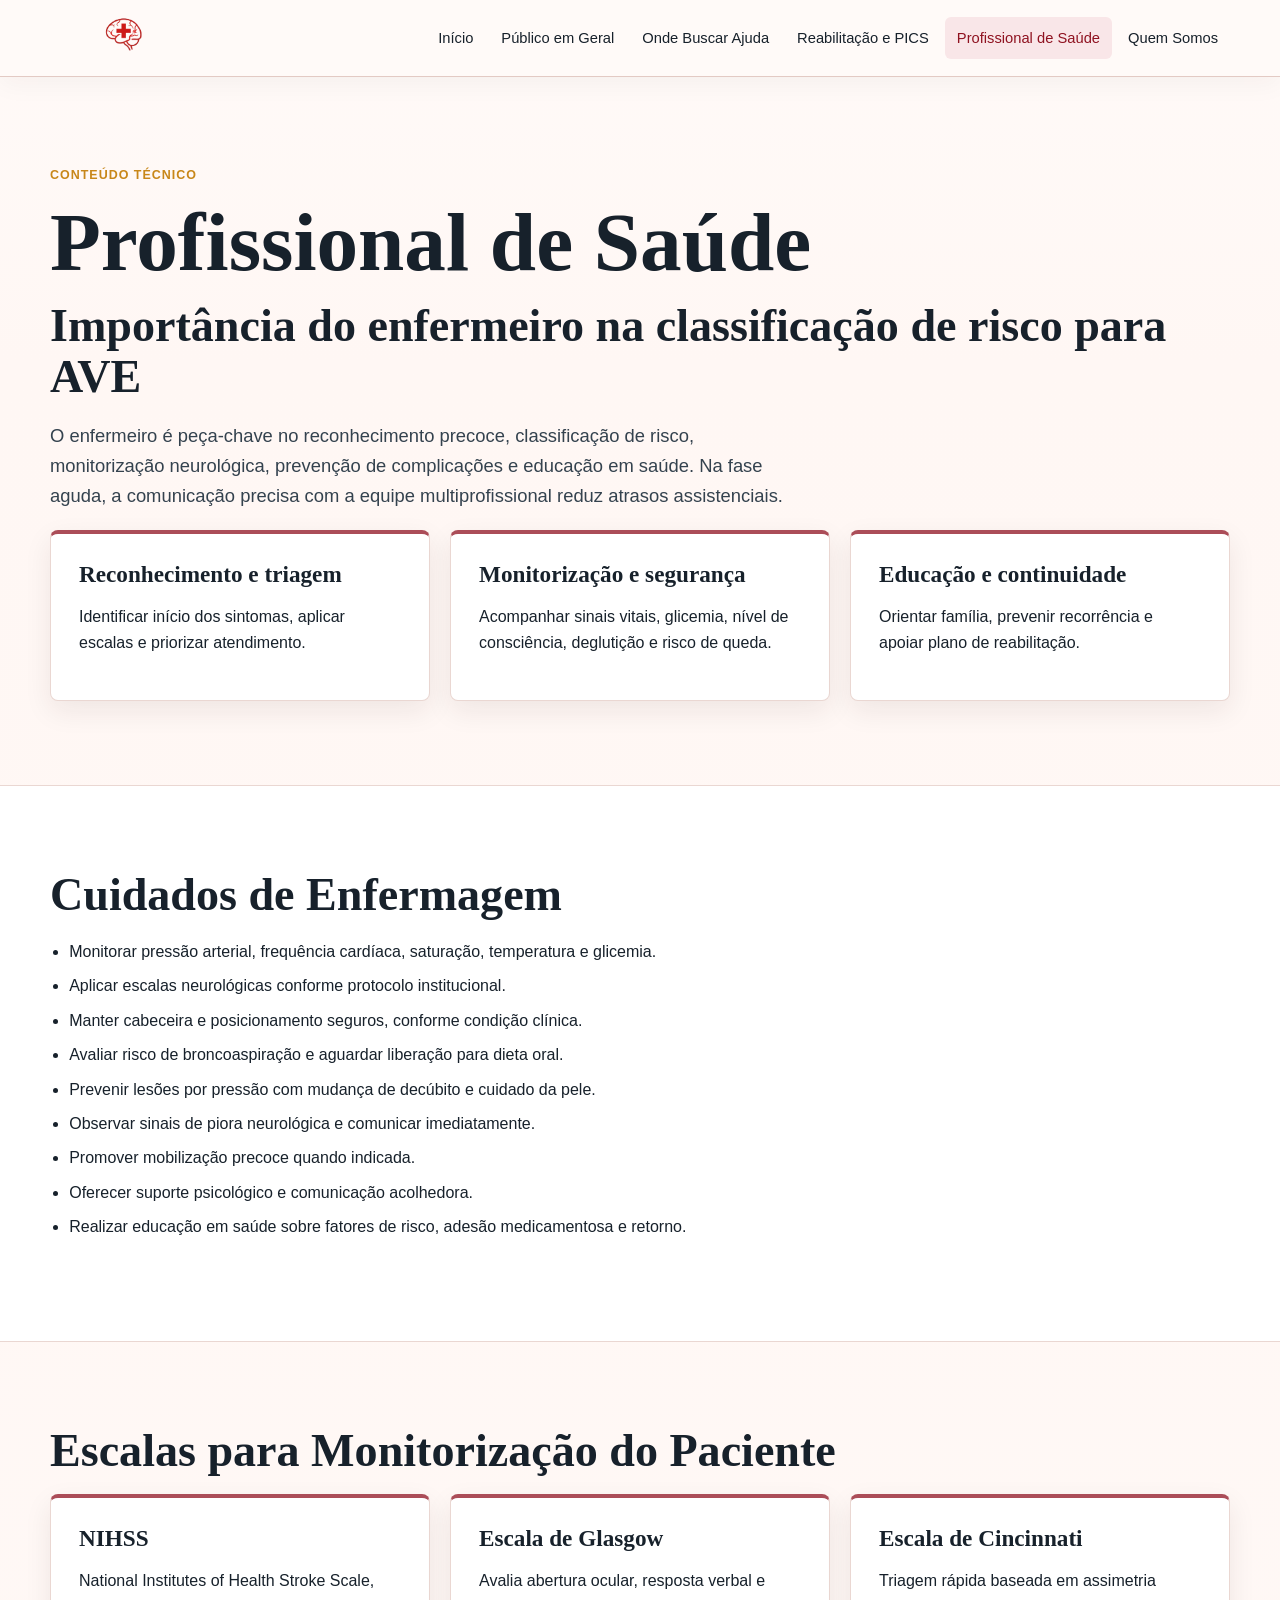
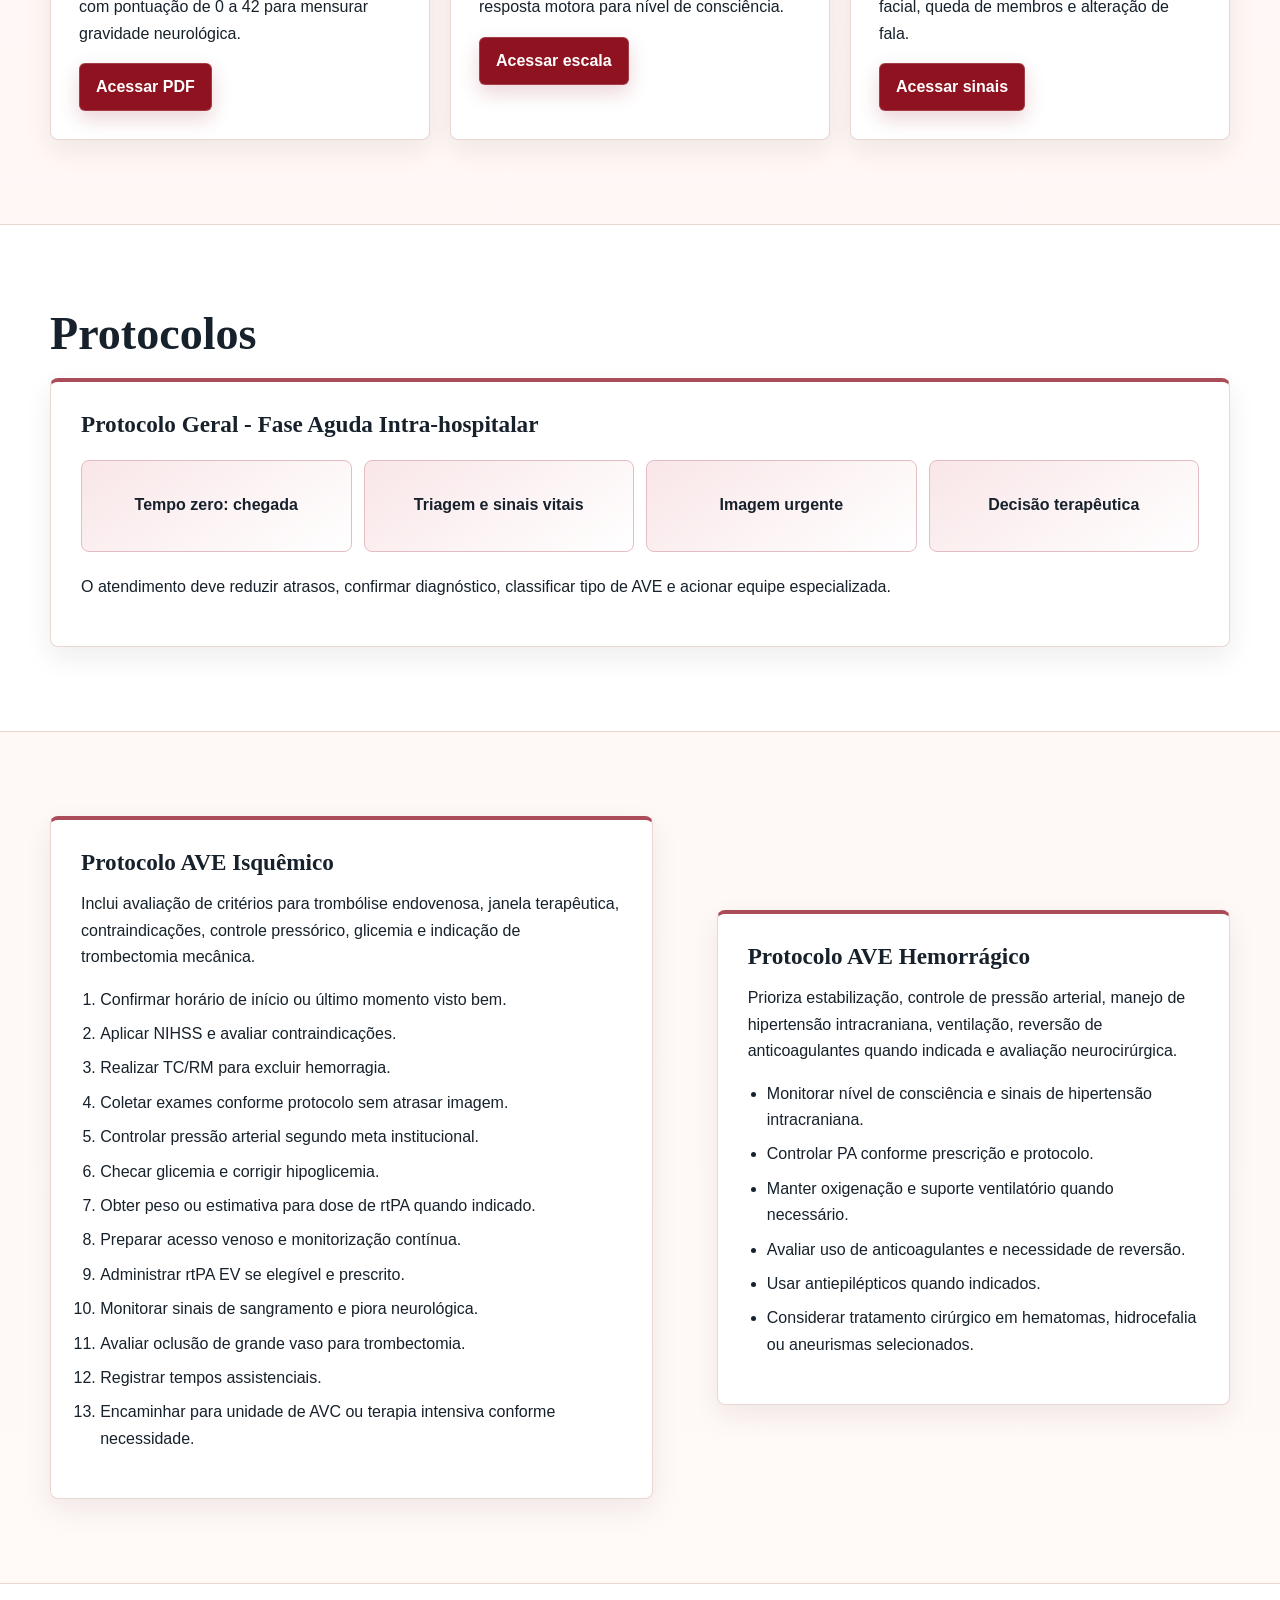
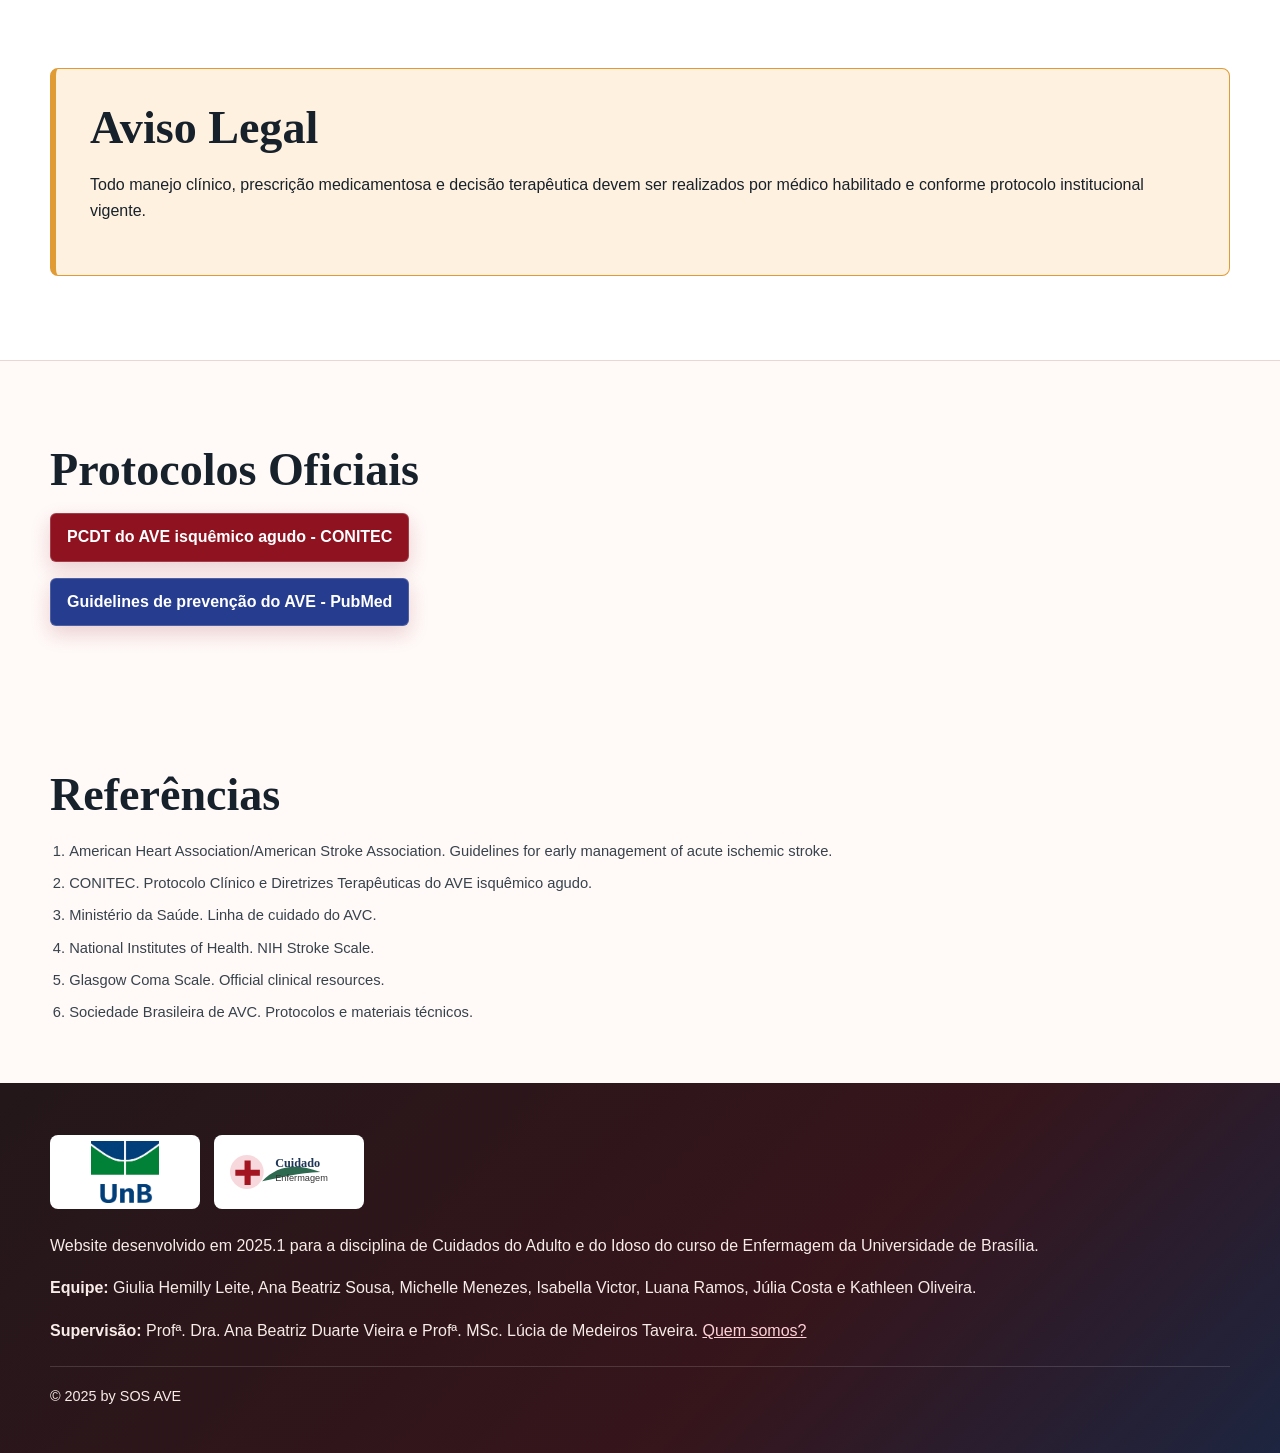
<file: about/index.html>
<!doctype html>
<html lang="pt-BR">
<head>
  <meta charset="utf-8">
  <meta name="viewport" content="width=device-width, initial-scale=1">
  <title>Profissional de Saúde | SOS AVE</title>
  <meta name="description" content="Cuidados de enfermagem, escalas e protocolos clínicos relacionados ao AVE.">
  <link rel="icon" href="../assets/favicon.svg" type="image/svg+xml">
  <link rel="stylesheet" href="../styles.css">
</head>
<body>
  <a class="skip-link" href="#conteudo">Pular para o conteúdo</a>
  <header class="site-header">
    <nav class="nav" aria-label="Navegação principal">
      <a class="brand" href="../"><img src="../logo.png" alt="SOS AVE"></a>
      <button class="nav-toggle" type="button" aria-label="Abrir menu" aria-expanded="false" aria-controls="menu">☰</button>
      <div class="nav-links" id="menu">
        <a href="../">Início</a>
        <a href="../consultation-plans/">Público em Geral</a>
        <a href="../workshops/">Onde Buscar Ajuda</a>
        <a href="../videos/">Reabilitação e PICS</a>
        <a class="active" href="./">Profissional de Saúde</a>
        <a href="../groups/">Quem Somos</a>
      </div>
    </nav>
  </header>
  <main id="conteudo">
    <section class="section">
      <span class="eyebrow">Conteúdo técnico</span>
      <h1 style="color:var(--ink)">Profissional de Saúde</h1>
      <h2>Importância do enfermeiro na classificação de risco para AVE</h2>
      <p class="lead">O enfermeiro é peça-chave no reconhecimento precoce, classificação de risco, monitorização neurológica, prevenção de complicações e educação em saúde. Na fase aguda, a comunicação precisa com a equipe multiprofissional reduz atrasos assistenciais.</p>
      <div class="card-grid">
        <article class="card"><h3>Reconhecimento e triagem</h3><p>Identificar início dos sintomas, aplicar escalas e priorizar atendimento.</p></article>
        <article class="card"><h3>Monitorização e segurança</h3><p>Acompanhar sinais vitais, glicemia, nível de consciência, deglutição e risco de queda.</p></article>
        <article class="card"><h3>Educação e continuidade</h3><p>Orientar família, prevenir recorrência e apoiar plano de reabilitação.</p></article>
      </div>
    </section>

    <section class="band">
      <div class="section">
        <h2>Cuidados de Enfermagem</h2>
        <ul class="care-list">
          <li>Monitorar pressão arterial, frequência cardíaca, saturação, temperatura e glicemia.</li>
          <li>Aplicar escalas neurológicas conforme protocolo institucional.</li>
          <li>Manter cabeceira e posicionamento seguros, conforme condição clínica.</li>
          <li>Avaliar risco de broncoaspiração e aguardar liberação para dieta oral.</li>
          <li>Prevenir lesões por pressão com mudança de decúbito e cuidado da pele.</li>
          <li>Observar sinais de piora neurológica e comunicar imediatamente.</li>
          <li>Promover mobilização precoce quando indicada.</li>
          <li>Oferecer suporte psicológico e comunicação acolhedora.</li>
          <li>Realizar educação em saúde sobre fatores de risco, adesão medicamentosa e retorno.</li>
        </ul>
      </div>
    </section>

    <section class="section">
      <h2>Escalas para Monitorização do Paciente</h2>
      <div class="card-grid">
        <article class="link-card">
          <h3>NIHSS</h3>
          <p>National Institutes of Health Stroke Scale, com pontuação de 0 a 42 para mensurar gravidade neurológica.</p>
          <a class="button" href="https://www.stroke.nih.gov/documents/NIH_Stroke_Scale.pdf" target="_blank" rel="noopener">Acessar PDF</a>
        </article>
        <article class="link-card">
          <h3>Escala de Glasgow</h3>
          <p>Avalia abertura ocular, resposta verbal e resposta motora para nível de consciência.</p>
          <a class="button" href="https://www.glasgowcomascale.org/" target="_blank" rel="noopener">Acessar escala</a>
        </article>
        <article class="link-card">
          <h3>Escala de Cincinnati</h3>
          <p>Triagem rápida baseada em assimetria facial, queda de membros e alteração de fala.</p>
          <a class="button" href="https://www.stroke.org/en/about-stroke/stroke-symptoms" target="_blank" rel="noopener">Acessar sinais</a>
        </article>
      </div>
    </section>

    <section class="band">
      <div class="section">
        <h2>Protocolos</h2>
        <div class="protocol">
          <h3>Protocolo Geral - Fase Aguda Intra-hospitalar</h3>
          <div class="flow" role="img" aria-label="Fluxograma tempo zero para atendimento ao AVE">
            <span>Tempo zero: chegada</span>
            <span>Triagem e sinais vitais</span>
            <span>Imagem urgente</span>
            <span>Decisão terapêutica</span>
          </div>
          <p>O atendimento deve reduzir atrasos, confirmar diagnóstico, classificar tipo de AVE e acionar equipe especializada.</p>
        </div>
      </div>
    </section>

    <section class="section two-col">
      <article class="protocol">
        <h3>Protocolo AVE Isquêmico</h3>
        <p>Inclui avaliação de critérios para trombólise endovenosa, janela terapêutica, contraindicações, controle pressórico, glicemia e indicação de trombectomia mecânica.</p>
        <ol class="list-check">
          <li>Confirmar horário de início ou último momento visto bem.</li>
          <li>Aplicar NIHSS e avaliar contraindicações.</li>
          <li>Realizar TC/RM para excluir hemorragia.</li>
          <li>Coletar exames conforme protocolo sem atrasar imagem.</li>
          <li>Controlar pressão arterial segundo meta institucional.</li>
          <li>Checar glicemia e corrigir hipoglicemia.</li>
          <li>Obter peso ou estimativa para dose de rtPA quando indicado.</li>
          <li>Preparar acesso venoso e monitorização contínua.</li>
          <li>Administrar rtPA EV se elegível e prescrito.</li>
          <li>Monitorar sinais de sangramento e piora neurológica.</li>
          <li>Avaliar oclusão de grande vaso para trombectomia.</li>
          <li>Registrar tempos assistenciais.</li>
          <li>Encaminhar para unidade de AVC ou terapia intensiva conforme necessidade.</li>
        </ol>
      </article>
      <article class="protocol">
        <h3>Protocolo AVE Hemorrágico</h3>
        <p>Prioriza estabilização, controle de pressão arterial, manejo de hipertensão intracraniana, ventilação, reversão de anticoagulantes quando indicada e avaliação neurocirúrgica.</p>
        <ul class="list-check">
          <li>Monitorar nível de consciência e sinais de hipertensão intracraniana.</li>
          <li>Controlar PA conforme prescrição e protocolo.</li>
          <li>Manter oxigenação e suporte ventilatório quando necessário.</li>
          <li>Avaliar uso de anticoagulantes e necessidade de reversão.</li>
          <li>Usar antiepilépticos quando indicados.</li>
          <li>Considerar tratamento cirúrgico em hematomas, hidrocefalia ou aneurismas selecionados.</li>
        </ul>
      </article>
    </section>

    <section class="band">
      <div class="section">
        <div class="callout warning">
          <h2>Aviso Legal</h2>
          <p>Todo manejo clínico, prescrição medicamentosa e decisão terapêutica devem ser realizados por médico habilitado e conforme protocolo institucional vigente.</p>
        </div>
      </div>
    </section>

    <section class="section">
      <h2>Protocolos Oficiais</h2>
      <p><a class="button" href="https://www.gov.br/conitec/pt-br" target="_blank" rel="noopener">PCDT do AVE isquêmico agudo - CONITEC</a></p>
      <p><a class="button secondary" href="https://pubmed.ncbi.nlm.nih.gov/?term=stroke+prevention+guideline" target="_blank" rel="noopener">Guidelines de prevenção do AVE - PubMed</a></p>
    </section>

    <section class="section compact">
      <h2>Referências</h2>
      <ol class="references">
        <li>American Heart Association/American Stroke Association. Guidelines for early management of acute ischemic stroke.</li>
        <li>CONITEC. Protocolo Clínico e Diretrizes Terapêuticas do AVE isquêmico agudo.</li>
        <li>Ministério da Saúde. Linha de cuidado do AVC.</li>
        <li>National Institutes of Health. NIH Stroke Scale.</li>
        <li>Glasgow Coma Scale. Official clinical resources.</li>
        <li>Sociedade Brasileira de AVC. Protocolos e materiais técnicos.</li>
      </ol>
    </section>
  </main>
  <footer class="site-footer">
    <div class="footer-inner">
      <div class="footer-logos"><img src="../unb.jpg" alt="Universidade de Brasília"><img src="../assets/enfermagem-logo.svg" alt="Curso de Enfermagem"></div>
      <p>Website desenvolvido em 2025.1 para a disciplina de Cuidados do Adulto e do Idoso do curso de Enfermagem da Universidade de Brasília.</p>
      <p><strong>Equipe:</strong> Giulia Hemilly Leite, Ana Beatriz Sousa, Michelle Menezes, Isabella Victor, Luana Ramos, Júlia Costa e Kathleen Oliveira.</p>
      <p><strong>Supervisão:</strong> Profª. Dra. Ana Beatriz Duarte Vieira e Profª. MSc. Lúcia de Medeiros Taveira. <a href="../groups/">Quem somos?</a></p>
      <p class="copyright">© 2025 by SOS AVE</p>
    </div>
  </footer>
  <div vw class="enabled">
    <div vw-access-button class="active"></div>
    <div vw-plugin-wrapper>
      <div class="vw-plugin-top-wrapper"></div>
    </div>
  </div>
  <script src="https://vlibras.gov.br/app/vlibras-plugin.js"></script>
  <script>
    new window.VLibras.Widget("https://vlibras.gov.br/app");
  </script>
  <script src="../script.js"></script>
</body>
</html>
</file>
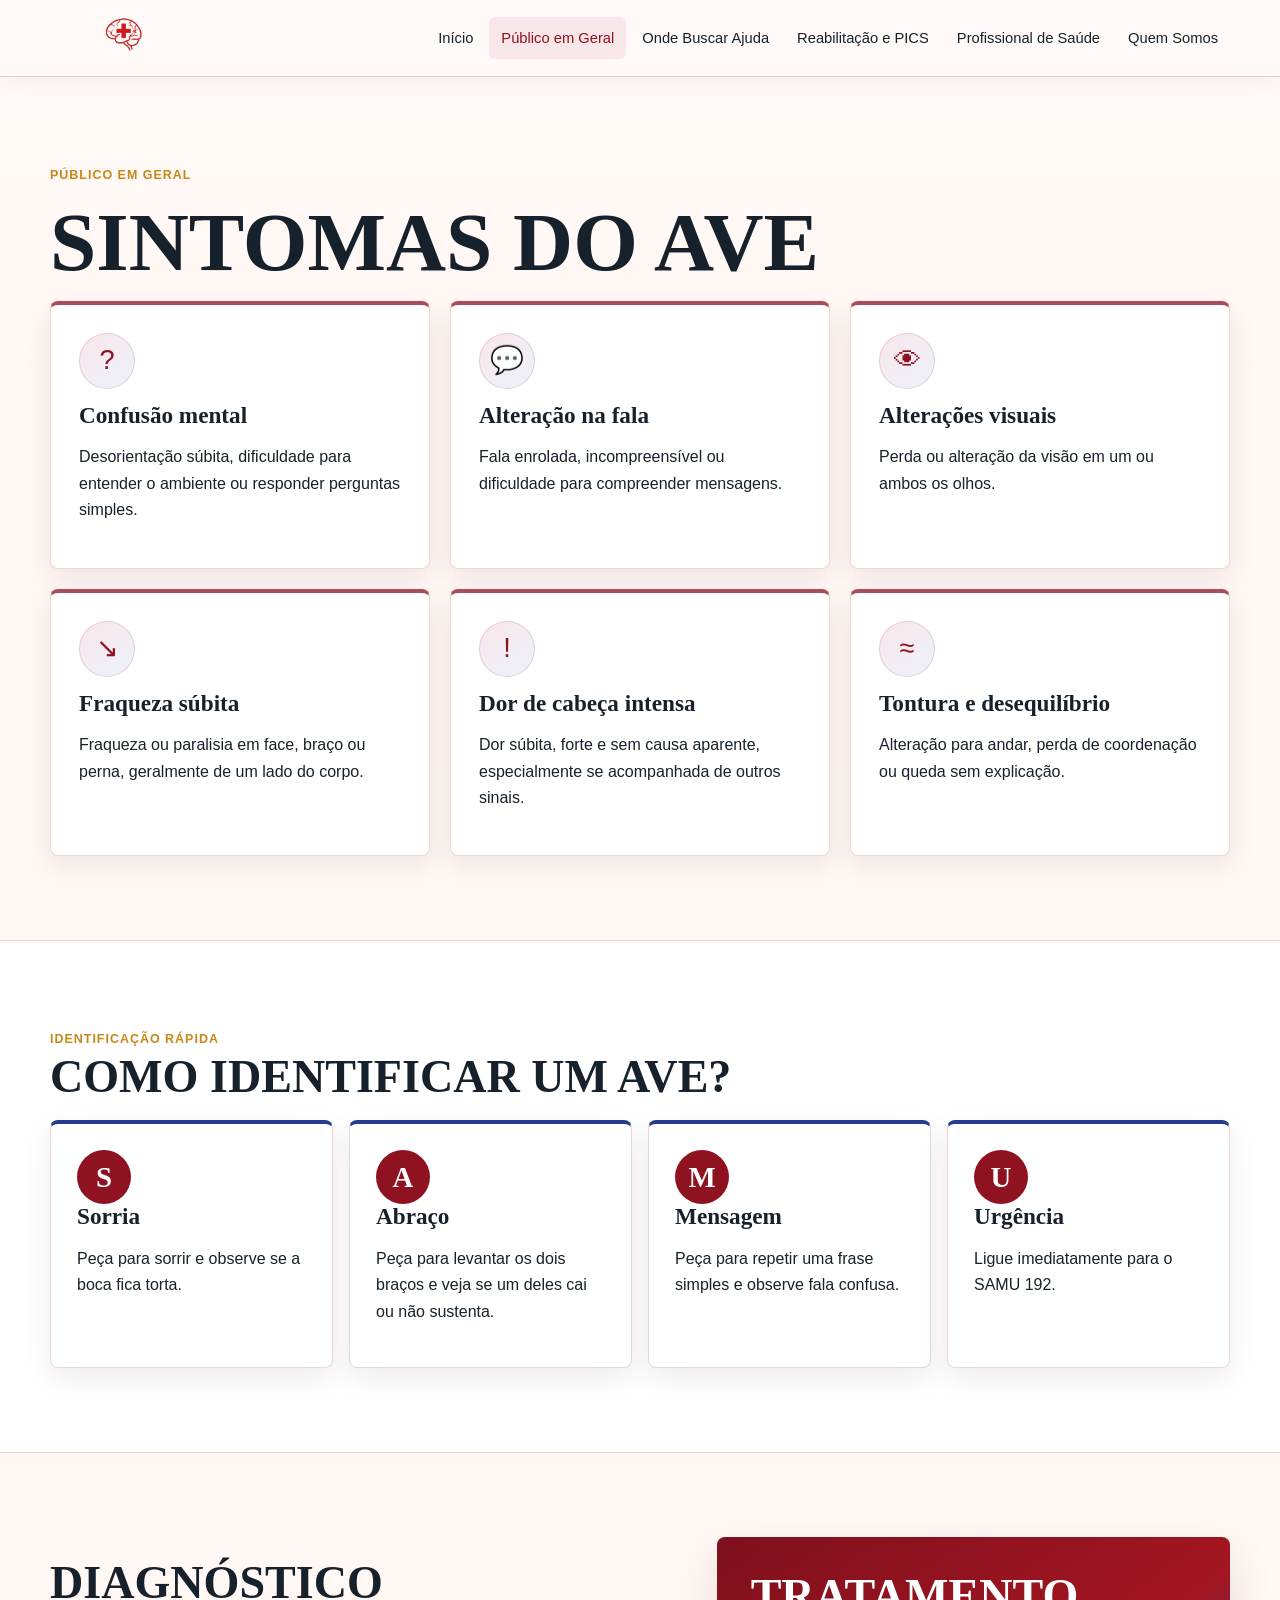
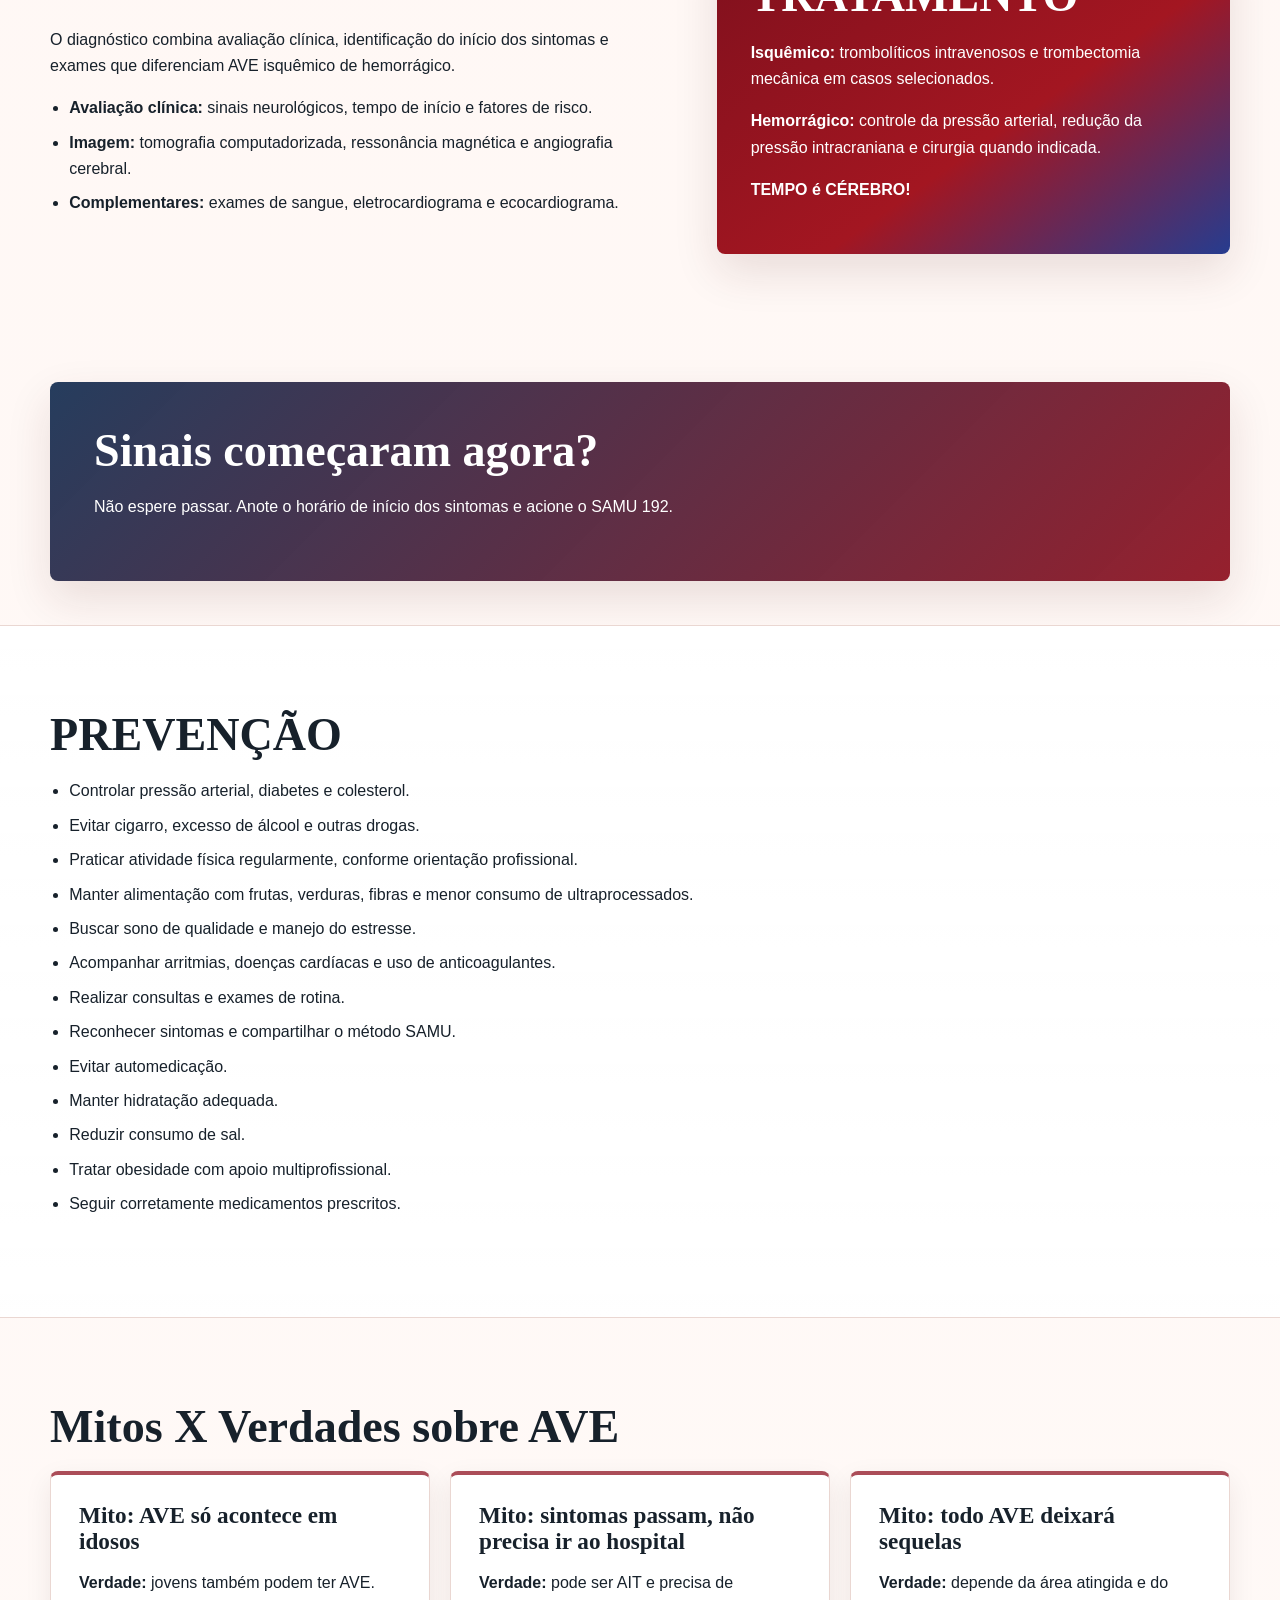
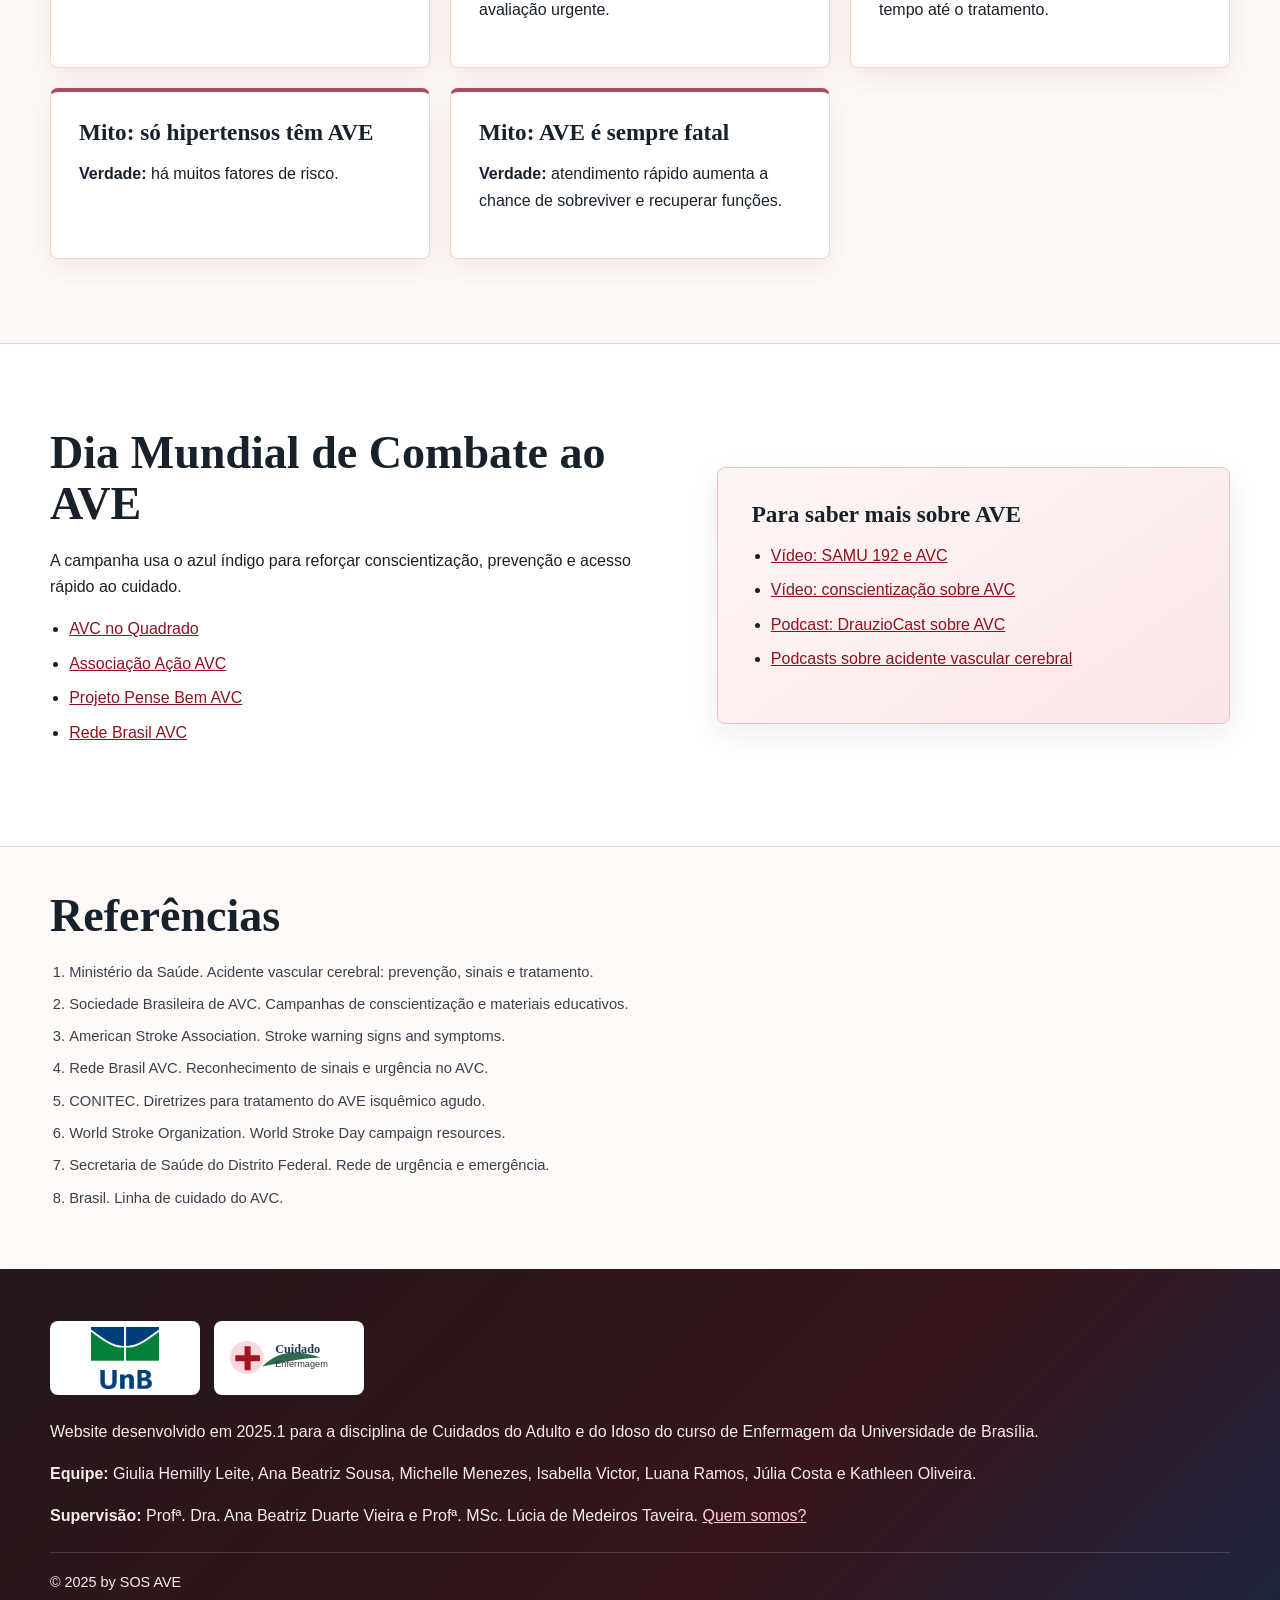
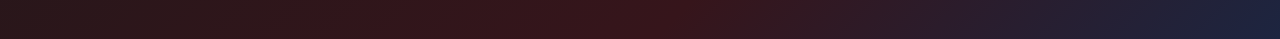
<file: consultation-plans/index.html>
<!doctype html>
<html lang="pt-BR">
<head>
  <meta charset="utf-8">
  <meta name="viewport" content="width=device-width, initial-scale=1">
  <title>Público em Geral | SOS AVE</title>
  <meta name="description" content="Sintomas, diagnóstico, tratamento, prevenção e mitos sobre AVE.">
  <link rel="icon" href="../assets/favicon.svg" type="image/svg+xml">
  <link rel="stylesheet" href="../styles.css">
</head>
<body>
  <a class="skip-link" href="#conteudo">Pular para o conteúdo</a>
  <header class="site-header">
    <nav class="nav" aria-label="Navegação principal">
      <a class="brand" href="../"><img src="../logo.png" alt="SOS AVE"></a>
      <button class="nav-toggle" type="button" aria-label="Abrir menu" aria-expanded="false" aria-controls="menu">☰</button>
      <div class="nav-links" id="menu">
        <a href="../">Início</a>
        <a class="active" href="./">Público em Geral</a>
        <a href="../workshops/">Onde Buscar Ajuda</a>
        <a href="../videos/">Reabilitação e PICS</a>
        <a href="../about/">Profissional de Saúde</a>
        <a href="../groups/">Quem Somos</a>
      </div>
    </nav>
  </header>
  <main id="conteudo">
    <section class="section">
      <span class="eyebrow">Público em geral</span>
      <h1 style="color:var(--ink)">SINTOMAS DO AVE</h1>
      <div class="symptom-grid">
        <article class="card"><div class="icon">?</div><h3>Confusão mental</h3><p>Desorientação súbita, dificuldade para entender o ambiente ou responder perguntas simples.</p></article>
        <article class="card"><div class="icon">💬</div><h3>Alteração na fala</h3><p>Fala enrolada, incompreensível ou dificuldade para compreender mensagens.</p></article>
        <article class="card"><div class="icon">👁</div><h3>Alterações visuais</h3><p>Perda ou alteração da visão em um ou ambos os olhos.</p></article>
        <article class="card"><div class="icon">↘</div><h3>Fraqueza súbita</h3><p>Fraqueza ou paralisia em face, braço ou perna, geralmente de um lado do corpo.</p></article>
        <article class="card"><div class="icon">!</div><h3>Dor de cabeça intensa</h3><p>Dor súbita, forte e sem causa aparente, especialmente se acompanhada de outros sinais.</p></article>
        <article class="card"><div class="icon">≈</div><h3>Tontura e desequilíbrio</h3><p>Alteração para andar, perda de coordenação ou queda sem explicação.</p></article>
      </div>
    </section>

    <section class="band">
      <div class="section">
        <span class="eyebrow">Identificação rápida</span>
        <h2>COMO IDENTIFICAR UM AVE?</h2>
        <div class="samu-steps">
          <article class="samu-step"><div class="samu-letter">S</div><h3>Sorria</h3><p>Peça para sorrir e observe se a boca fica torta.</p></article>
          <article class="samu-step"><div class="samu-letter">A</div><h3>Abraço</h3><p>Peça para levantar os dois braços e veja se um deles cai ou não sustenta.</p></article>
          <article class="samu-step"><div class="samu-letter">M</div><h3>Mensagem</h3><p>Peça para repetir uma frase simples e observe fala confusa.</p></article>
          <article class="samu-step"><div class="samu-letter">U</div><h3>Urgência</h3><p>Ligue imediatamente para o SAMU 192.</p></article>
        </div>
      </div>
    </section>

    <section class="section two-col">
      <div>
        <h2>DIAGNÓSTICO</h2>
        <p>O diagnóstico combina avaliação clínica, identificação do início dos sintomas e exames que diferenciam AVE isquêmico de hemorrágico.</p>
        <ul class="list-check">
          <li><strong>Avaliação clínica:</strong> sinais neurológicos, tempo de início e fatores de risco.</li>
          <li><strong>Imagem:</strong> tomografia computadorizada, ressonância magnética e angiografia cerebral.</li>
          <li><strong>Complementares:</strong> exames de sangue, eletrocardiograma e ecocardiograma.</li>
        </ul>
      </div>
      <div class="callout">
        <h2>TRATAMENTO</h2>
        <p><strong>Isquêmico:</strong> trombolíticos intravenosos e trombectomia mecânica em casos selecionados.</p>
        <p><strong>Hemorrágico:</strong> controle da pressão arterial, redução da pressão intracraniana e cirurgia quando indicada.</p>
        <p><strong>TEMPO é CÉREBRO!</strong></p>
      </div>
    </section>

    <section class="section compact">
      <div class="banner">
        <h2 style="color:#fff">Sinais começaram agora?</h2>
        <p>Não espere passar. Anote o horário de início dos sintomas e acione o SAMU 192.</p>
      </div>
    </section>

    <section class="band">
      <div class="section">
        <h2>PREVENÇÃO</h2>
        <ul class="list-check">
          <li>Controlar pressão arterial, diabetes e colesterol.</li>
          <li>Evitar cigarro, excesso de álcool e outras drogas.</li>
          <li>Praticar atividade física regularmente, conforme orientação profissional.</li>
          <li>Manter alimentação com frutas, verduras, fibras e menor consumo de ultraprocessados.</li>
          <li>Buscar sono de qualidade e manejo do estresse.</li>
          <li>Acompanhar arritmias, doenças cardíacas e uso de anticoagulantes.</li>
          <li>Realizar consultas e exames de rotina.</li>
          <li>Reconhecer sintomas e compartilhar o método SAMU.</li>
          <li>Evitar automedicação.</li>
          <li>Manter hidratação adequada.</li>
          <li>Reduzir consumo de sal.</li>
          <li>Tratar obesidade com apoio multiprofissional.</li>
          <li>Seguir corretamente medicamentos prescritos.</li>
        </ul>
      </div>
    </section>

    <section class="section">
      <h2>Mitos X Verdades sobre AVE</h2>
      <div class="card-grid">
        <article class="myth-card"><h3>Mito: AVE só acontece em idosos</h3><p><strong>Verdade:</strong> jovens também podem ter AVE.</p></article>
        <article class="myth-card"><h3>Mito: sintomas passam, não precisa ir ao hospital</h3><p><strong>Verdade:</strong> pode ser AIT e precisa de avaliação urgente.</p></article>
        <article class="myth-card"><h3>Mito: todo AVE deixará sequelas</h3><p><strong>Verdade:</strong> depende da área atingida e do tempo até o tratamento.</p></article>
        <article class="myth-card"><h3>Mito: só hipertensos têm AVE</h3><p><strong>Verdade:</strong> há muitos fatores de risco.</p></article>
        <article class="myth-card"><h3>Mito: AVE é sempre fatal</h3><p><strong>Verdade:</strong> atendimento rápido aumenta a chance de sobreviver e recuperar funções.</p></article>
      </div>
    </section>

    <section class="band">
      <div class="section two-col">
        <div>
          <h2>Dia Mundial de Combate ao AVE</h2>
          <p>A campanha usa o azul índigo para reforçar conscientização, prevenção e acesso rápido ao cuidado.</p>
          <ul class="list-check">
            <li><a href="https://www.instagram.com/avcnoquadrado/" target="_blank" rel="noopener">AVC no Quadrado</a></li>
            <li><a href="https://www.acaoavc.org.br/" target="_blank" rel="noopener">Associação Ação AVC</a></li>
            <li><a href="https://www.projetopensebem.com.br/" target="_blank" rel="noopener">Projeto Pense Bem AVC</a></li>
            <li><a href="https://www.redebrasilavc.org.br/" target="_blank" rel="noopener">Rede Brasil AVC</a></li>
          </ul>
        </div>
        <div class="callout light">
          <h3>Para saber mais sobre AVE</h3>
          <ul class="list-check">
            <li><a href="https://www.youtube.com/results?search_query=SAMU+192+AVC" target="_blank" rel="noopener">Vídeo: SAMU 192 e AVC</a></li>
            <li><a href="https://www.youtube.com/results?search_query=conscientiza%C3%A7%C3%A3o+sobre+AVC" target="_blank" rel="noopener">Vídeo: conscientização sobre AVC</a></li>
            <li><a href="https://www.youtube.com/results?search_query=DrauzioCast+AVC" target="_blank" rel="noopener">Podcast: DrauzioCast sobre AVC</a></li>
            <li><a href="https://www.youtube.com/results?search_query=podcast+acidente+vascular+cerebral" target="_blank" rel="noopener">Podcasts sobre acidente vascular cerebral</a></li>
          </ul>
        </div>
      </div>
    </section>

    <section class="section compact">
      <h2>Referências</h2>
      <ol class="references">
        <li>Ministério da Saúde. Acidente vascular cerebral: prevenção, sinais e tratamento.</li>
        <li>Sociedade Brasileira de AVC. Campanhas de conscientização e materiais educativos.</li>
        <li>American Stroke Association. Stroke warning signs and symptoms.</li>
        <li>Rede Brasil AVC. Reconhecimento de sinais e urgência no AVC.</li>
        <li>CONITEC. Diretrizes para tratamento do AVE isquêmico agudo.</li>
        <li>World Stroke Organization. World Stroke Day campaign resources.</li>
        <li>Secretaria de Saúde do Distrito Federal. Rede de urgência e emergência.</li>
        <li>Brasil. Linha de cuidado do AVC.</li>
      </ol>
    </section>
  </main>
  <footer class="site-footer">
    <div class="footer-inner">
      <div class="footer-logos"><img src="../unb.jpg" alt="Universidade de Brasília"><img src="../assets/enfermagem-logo.svg" alt="Curso de Enfermagem"></div>
      <p>Website desenvolvido em 2025.1 para a disciplina de Cuidados do Adulto e do Idoso do curso de Enfermagem da Universidade de Brasília.</p>
      <p><strong>Equipe:</strong> Giulia Hemilly Leite, Ana Beatriz Sousa, Michelle Menezes, Isabella Victor, Luana Ramos, Júlia Costa e Kathleen Oliveira.</p>
      <p><strong>Supervisão:</strong> Profª. Dra. Ana Beatriz Duarte Vieira e Profª. MSc. Lúcia de Medeiros Taveira. <a href="../groups/">Quem somos?</a></p>
      <p class="copyright">© 2025 by SOS AVE</p>
    </div>
  </footer>
  <div vw class="enabled">
    <div vw-access-button class="active"></div>
    <div vw-plugin-wrapper>
      <div class="vw-plugin-top-wrapper"></div>
    </div>
  </div>
  <script src="https://vlibras.gov.br/app/vlibras-plugin.js"></script>
  <script>
    new window.VLibras.Widget("https://vlibras.gov.br/app");
  </script>
  <script src="../script.js"></script>
</body>
</html>
</file>
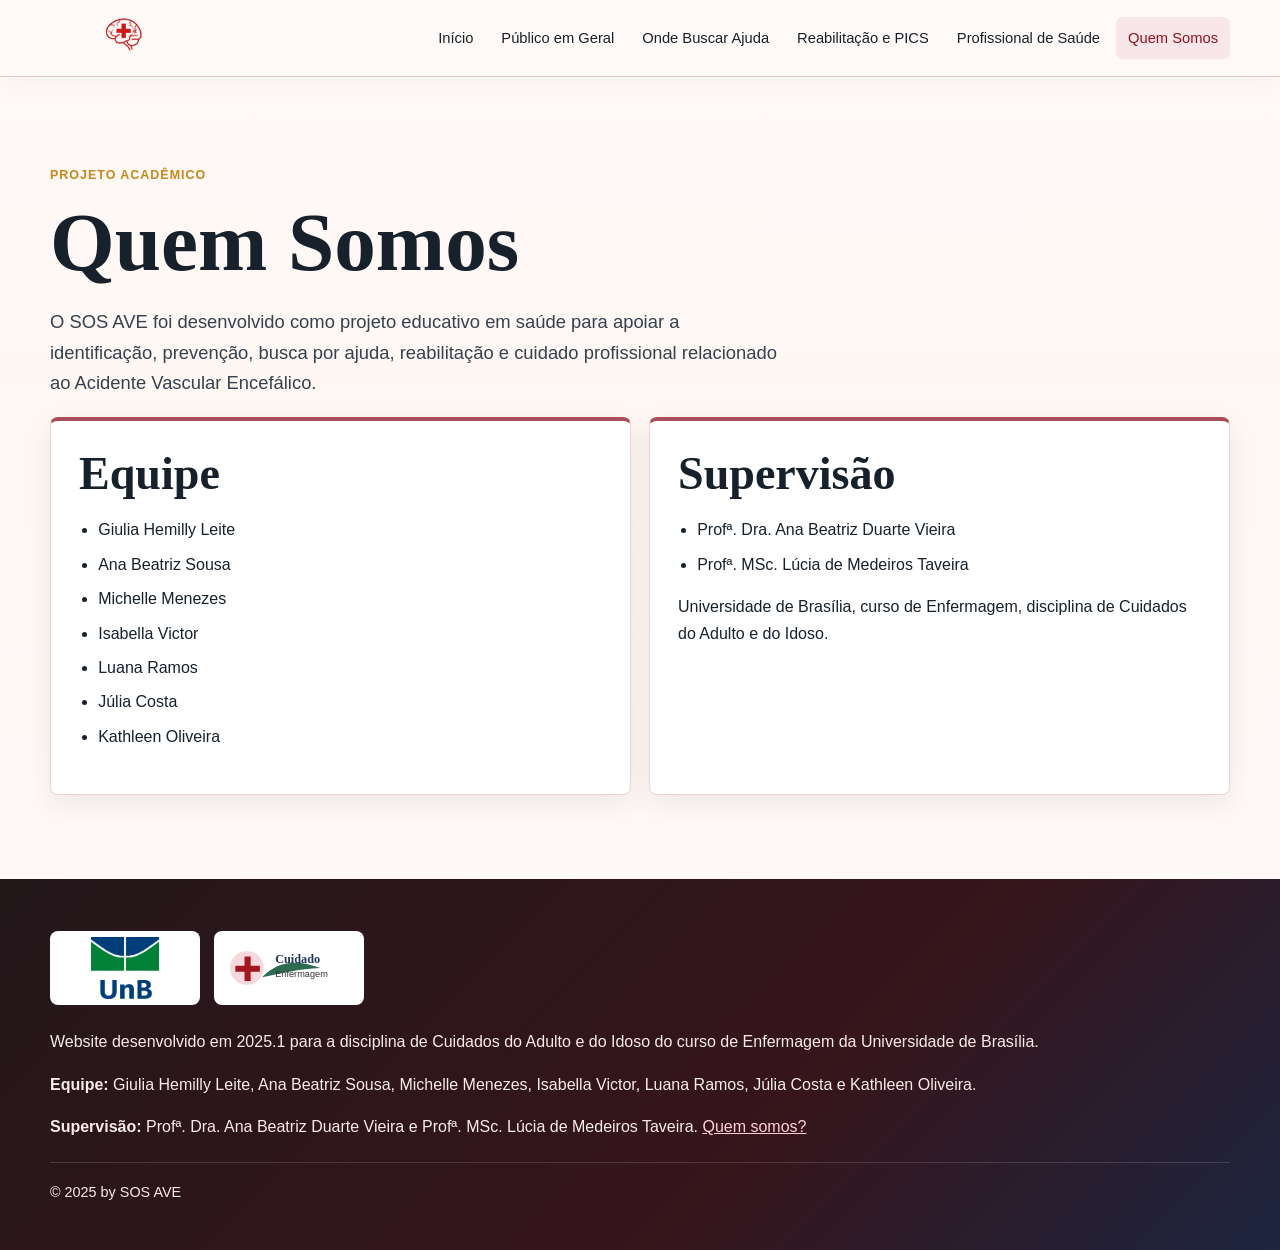
<file: groups/index.html>
<!doctype html>
<html lang="pt-BR">
<head>
  <meta charset="utf-8">
  <meta name="viewport" content="width=device-width, initial-scale=1">
  <title>Quem Somos | SOS AVE</title>
  <meta name="description" content="Equipe responsável pelo site SOS AVE.">
  <link rel="icon" href="../assets/favicon.svg" type="image/svg+xml">
  <link rel="stylesheet" href="../styles.css">
</head>
<body>
  <a class="skip-link" href="#conteudo">Pular para o conteúdo</a>
  <header class="site-header">
    <nav class="nav" aria-label="Navegação principal">
      <a class="brand" href="../"><img src="../logo.png" alt="SOS AVE"></a>
      <button class="nav-toggle" type="button" aria-label="Abrir menu" aria-expanded="false" aria-controls="menu">☰</button>
      <div class="nav-links" id="menu">
        <a href="../">Início</a>
        <a href="../consultation-plans/">Público em Geral</a>
        <a href="../workshops/">Onde Buscar Ajuda</a>
        <a href="../videos/">Reabilitação e PICS</a>
        <a href="../about/">Profissional de Saúde</a>
        <a class="active" href="./">Quem Somos</a>
      </div>
    </nav>
  </header>
  <main id="conteudo">
    <section class="section">
      <span class="eyebrow">Projeto acadêmico</span>
      <h1 style="color:var(--ink)">Quem Somos</h1>
      <p class="lead">O SOS AVE foi desenvolvido como projeto educativo em saúde para apoiar a identificação, prevenção, busca por ajuda, reabilitação e cuidado profissional relacionado ao Acidente Vascular Encefálico.</p>
      <div class="team-grid">
        <article class="card">
          <h2>Equipe</h2>
          <ul class="list-check">
            <li>Giulia Hemilly Leite</li>
            <li>Ana Beatriz Sousa</li>
            <li>Michelle Menezes</li>
            <li>Isabella Victor</li>
            <li>Luana Ramos</li>
            <li>Júlia Costa</li>
            <li>Kathleen Oliveira</li>
          </ul>
        </article>
        <article class="card">
          <h2>Supervisão</h2>
          <ul class="list-check">
            <li>Profª. Dra. Ana Beatriz Duarte Vieira</li>
            <li>Profª. MSc. Lúcia de Medeiros Taveira</li>
          </ul>
          <p>Universidade de Brasília, curso de Enfermagem, disciplina de Cuidados do Adulto e do Idoso.</p>
        </article>
      </div>
    </section>
  </main>
  <footer class="site-footer">
    <div class="footer-inner">
      <div class="footer-logos"><img src="../unb.jpg" alt="Universidade de Brasília"><img src="../assets/enfermagem-logo.svg" alt="Curso de Enfermagem"></div>
      <p>Website desenvolvido em 2025.1 para a disciplina de Cuidados do Adulto e do Idoso do curso de Enfermagem da Universidade de Brasília.</p>
      <p><strong>Equipe:</strong> Giulia Hemilly Leite, Ana Beatriz Sousa, Michelle Menezes, Isabella Victor, Luana Ramos, Júlia Costa e Kathleen Oliveira.</p>
      <p><strong>Supervisão:</strong> Profª. Dra. Ana Beatriz Duarte Vieira e Profª. MSc. Lúcia de Medeiros Taveira. <a href="./">Quem somos?</a></p>
      <p class="copyright">© 2025 by SOS AVE</p>
    </div>
  </footer>
  <div vw class="enabled">
    <div vw-access-button class="active"></div>
    <div vw-plugin-wrapper>
      <div class="vw-plugin-top-wrapper"></div>
    </div>
  </div>
  <script src="https://vlibras.gov.br/app/vlibras-plugin.js"></script>
  <script>
    new window.VLibras.Widget("https://vlibras.gov.br/app");
  </script>
  <script src="../script.js"></script>
</body>
</html>
</file>
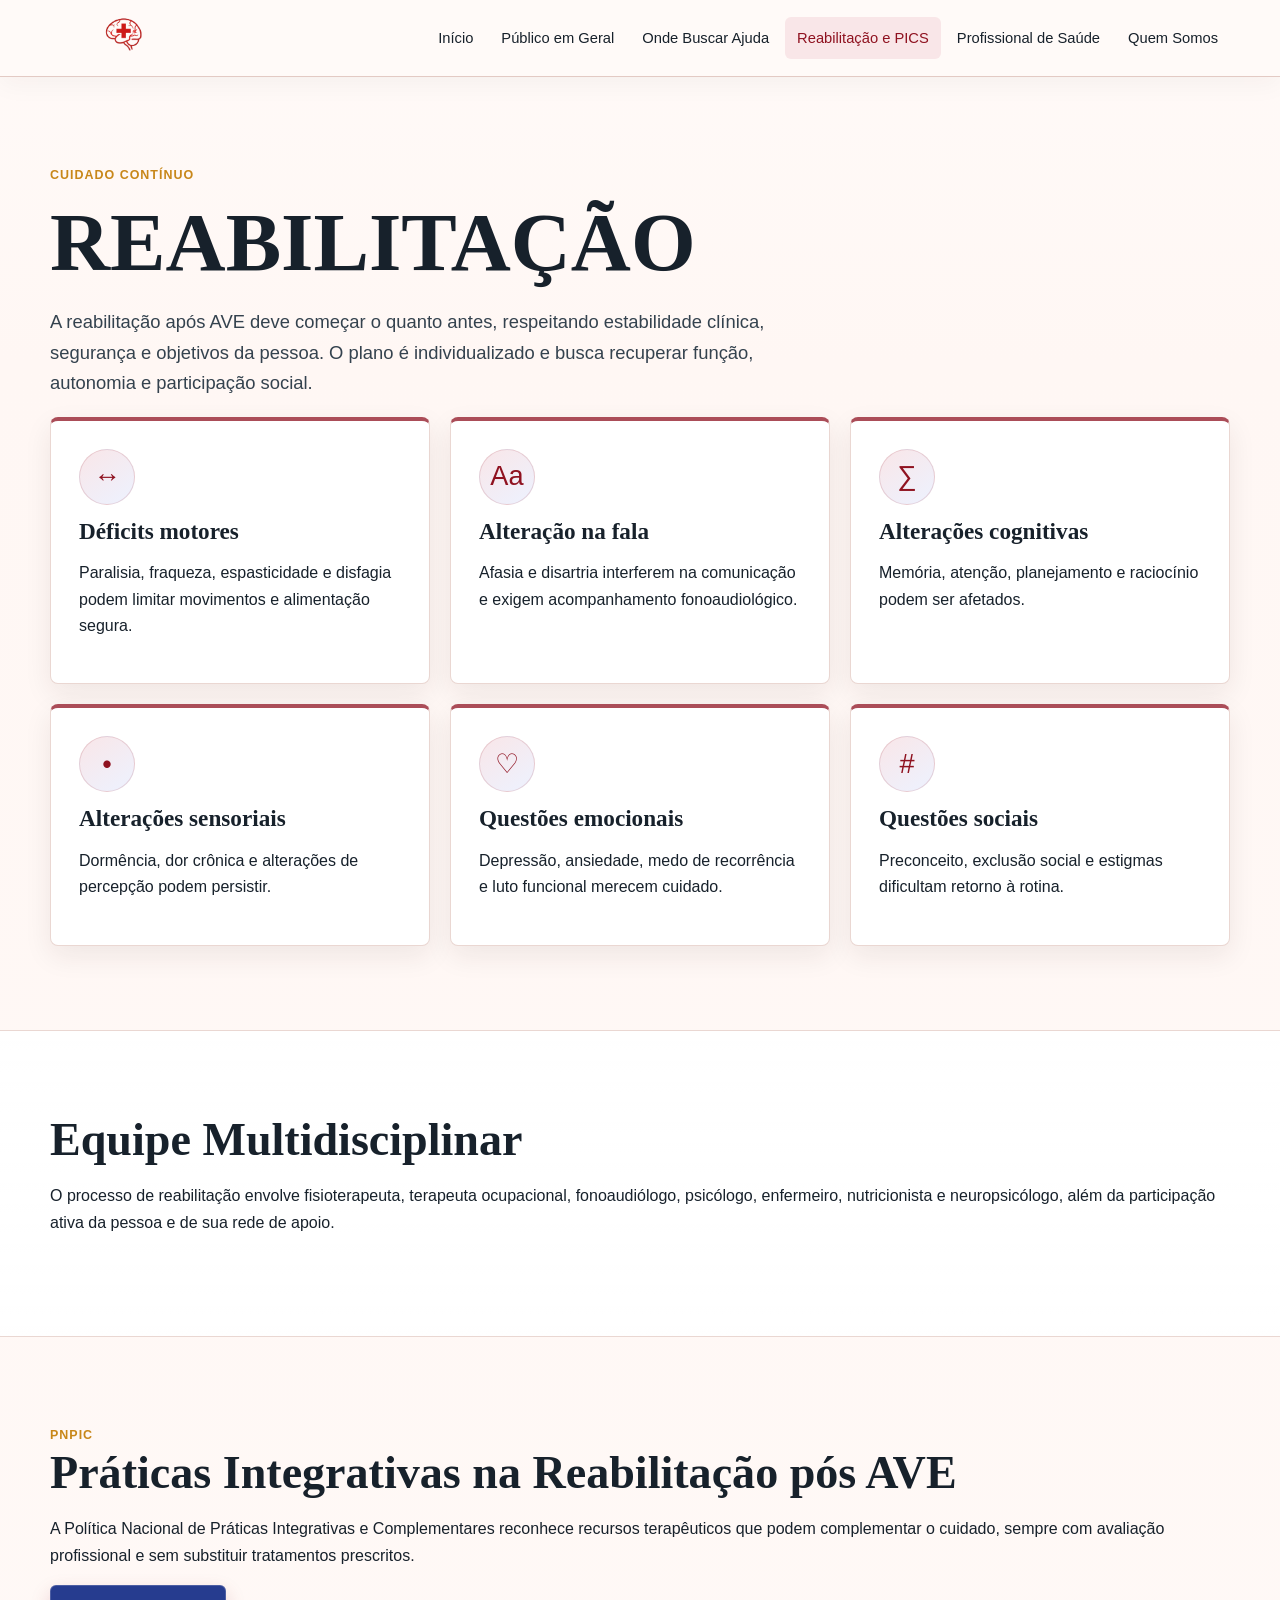
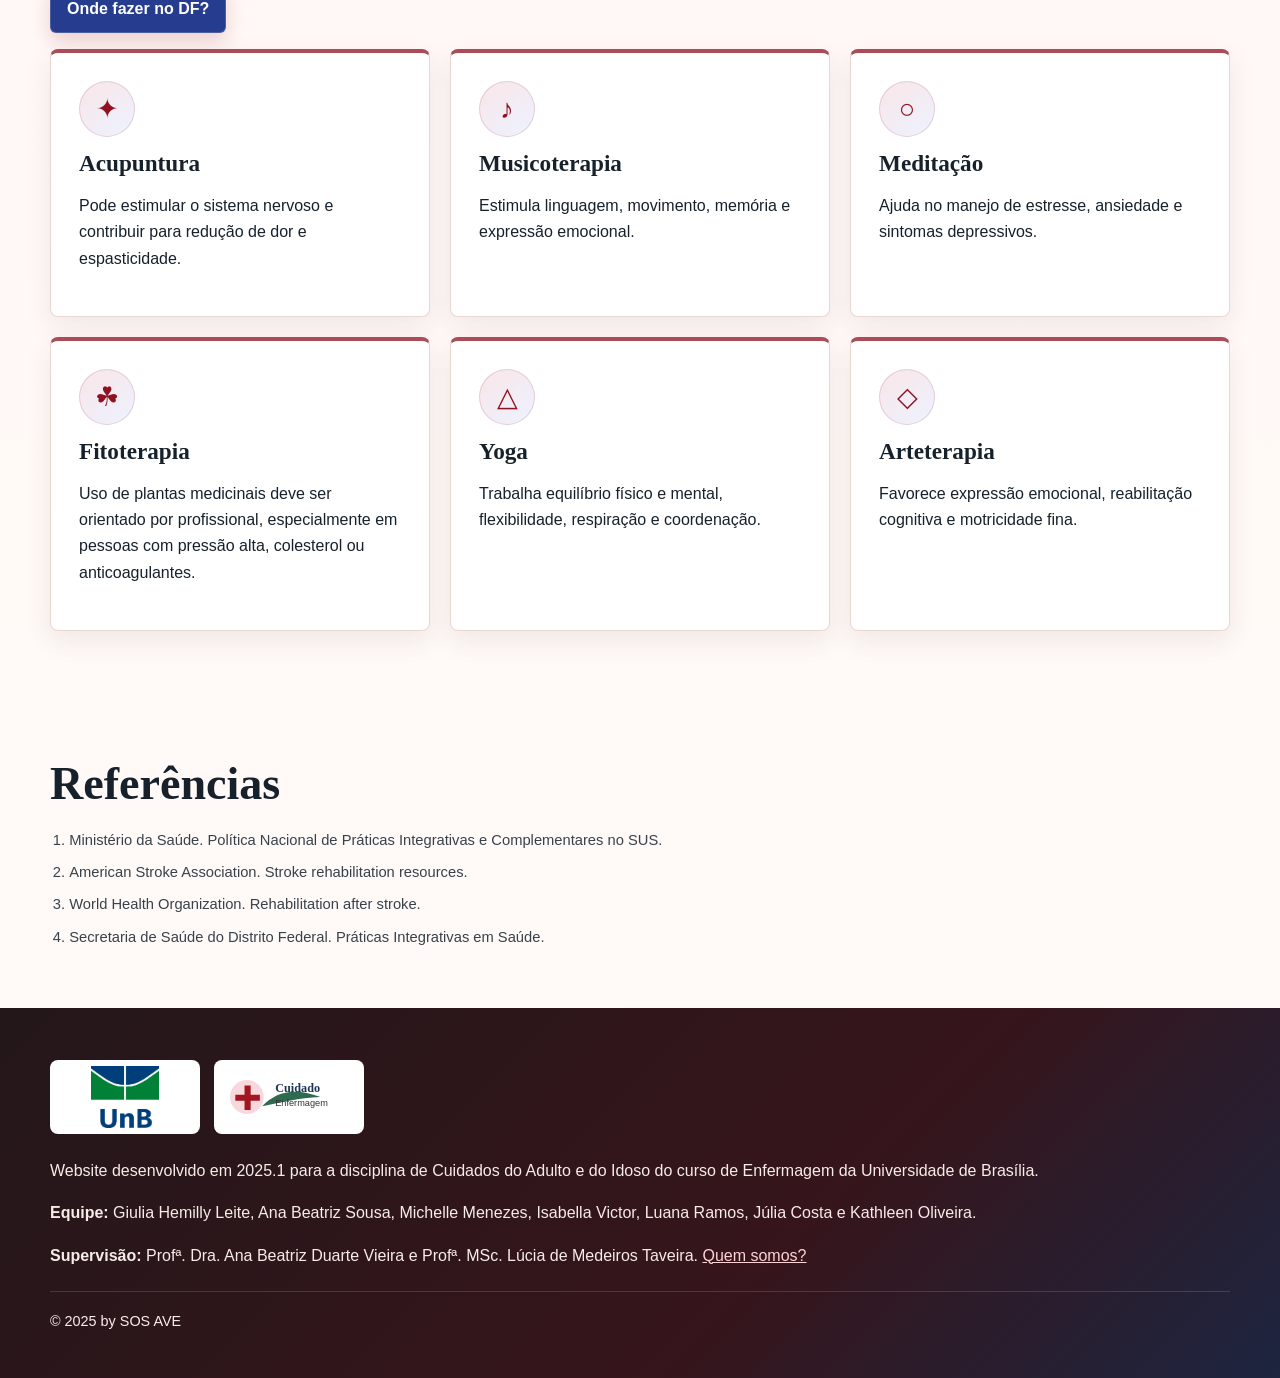
<file: videos/index.html>
<!doctype html>
<html lang="pt-BR">
<head>
  <meta charset="utf-8">
  <meta name="viewport" content="width=device-width, initial-scale=1">
  <title>Reabilitação e PICS | SOS AVE</title>
  <meta name="description" content="Sequelas, reabilitação multidisciplinar e práticas integrativas após AVE.">
  <link rel="icon" href="../assets/favicon.svg" type="image/svg+xml">
  <link rel="stylesheet" href="../styles.css">
</head>
<body>
  <a class="skip-link" href="#conteudo">Pular para o conteúdo</a>
  <header class="site-header">
    <nav class="nav" aria-label="Navegação principal">
      <a class="brand" href="../"><img src="../logo.png" alt="SOS AVE"></a>
      <button class="nav-toggle" type="button" aria-label="Abrir menu" aria-expanded="false" aria-controls="menu">☰</button>
      <div class="nav-links" id="menu">
        <a href="../">Início</a>
        <a href="../consultation-plans/">Público em Geral</a>
        <a href="../workshops/">Onde Buscar Ajuda</a>
        <a class="active" href="./">Reabilitação e PICS</a>
        <a href="../about/">Profissional de Saúde</a>
        <a href="../groups/">Quem Somos</a>
      </div>
    </nav>
  </header>
  <main id="conteudo">
    <section class="section">
      <span class="eyebrow">Cuidado contínuo</span>
      <h1 style="color:var(--ink)">REABILITAÇÃO</h1>
      <p class="lead">A reabilitação após AVE deve começar o quanto antes, respeitando estabilidade clínica, segurança e objetivos da pessoa. O plano é individualizado e busca recuperar função, autonomia e participação social.</p>
      <div class="card-grid">
        <article class="card"><div class="icon">↔</div><h3>Déficits motores</h3><p>Paralisia, fraqueza, espasticidade e disfagia podem limitar movimentos e alimentação segura.</p></article>
        <article class="card"><div class="icon">Aa</div><h3>Alteração na fala</h3><p>Afasia e disartria interferem na comunicação e exigem acompanhamento fonoaudiológico.</p></article>
        <article class="card"><div class="icon">∑</div><h3>Alterações cognitivas</h3><p>Memória, atenção, planejamento e raciocínio podem ser afetados.</p></article>
        <article class="card"><div class="icon">•</div><h3>Alterações sensoriais</h3><p>Dormência, dor crônica e alterações de percepção podem persistir.</p></article>
        <article class="card"><div class="icon">♡</div><h3>Questões emocionais</h3><p>Depressão, ansiedade, medo de recorrência e luto funcional merecem cuidado.</p></article>
        <article class="card"><div class="icon">#</div><h3>Questões sociais</h3><p>Preconceito, exclusão social e estigmas dificultam retorno à rotina.</p></article>
      </div>
    </section>

    <section class="band">
      <div class="section">
        <h2>Equipe Multidisciplinar</h2>
        <p>O processo de reabilitação envolve fisioterapeuta, terapeuta ocupacional, fonoaudiólogo, psicólogo, enfermeiro, nutricionista e neuropsicólogo, além da participação ativa da pessoa e de sua rede de apoio.</p>
      </div>
    </section>

    <section class="section">
      <span class="eyebrow">PNPIC</span>
      <h2>Práticas Integrativas na Reabilitação pós AVE</h2>
      <p>A Política Nacional de Práticas Integrativas e Complementares reconhece recursos terapêuticos que podem complementar o cuidado, sempre com avaliação profissional e sem substituir tratamentos prescritos.</p>
      <p><a class="button secondary" href="https://www.saude.df.gov.br/praticas-integrativas" target="_blank" rel="noopener">Onde fazer no DF?</a></p>
      <div class="practice-grid">
        <article class="card"><div class="icon">✦</div><h3>Acupuntura</h3><p>Pode estimular o sistema nervoso e contribuir para redução de dor e espasticidade.</p></article>
        <article class="card"><div class="icon">♪</div><h3>Musicoterapia</h3><p>Estimula linguagem, movimento, memória e expressão emocional.</p></article>
        <article class="card"><div class="icon">○</div><h3>Meditação</h3><p>Ajuda no manejo de estresse, ansiedade e sintomas depressivos.</p></article>
        <article class="card"><div class="icon">☘</div><h3>Fitoterapia</h3><p>Uso de plantas medicinais deve ser orientado por profissional, especialmente em pessoas com pressão alta, colesterol ou anticoagulantes.</p></article>
        <article class="card"><div class="icon">△</div><h3>Yoga</h3><p>Trabalha equilíbrio físico e mental, flexibilidade, respiração e coordenação.</p></article>
        <article class="card"><div class="icon">◇</div><h3>Arteterapia</h3><p>Favorece expressão emocional, reabilitação cognitiva e motricidade fina.</p></article>
      </div>
    </section>

    <section class="section compact">
      <h2>Referências</h2>
      <ol class="references">
        <li>Ministério da Saúde. Política Nacional de Práticas Integrativas e Complementares no SUS.</li>
        <li>American Stroke Association. Stroke rehabilitation resources.</li>
        <li>World Health Organization. Rehabilitation after stroke.</li>
        <li>Secretaria de Saúde do Distrito Federal. Práticas Integrativas em Saúde.</li>
      </ol>
    </section>
  </main>
  <footer class="site-footer">
    <div class="footer-inner">
      <div class="footer-logos"><img src="../unb.jpg" alt="Universidade de Brasília"><img src="../assets/enfermagem-logo.svg" alt="Curso de Enfermagem"></div>
      <p>Website desenvolvido em 2025.1 para a disciplina de Cuidados do Adulto e do Idoso do curso de Enfermagem da Universidade de Brasília.</p>
      <p><strong>Equipe:</strong> Giulia Hemilly Leite, Ana Beatriz Sousa, Michelle Menezes, Isabella Victor, Luana Ramos, Júlia Costa e Kathleen Oliveira.</p>
      <p><strong>Supervisão:</strong> Profª. Dra. Ana Beatriz Duarte Vieira e Profª. MSc. Lúcia de Medeiros Taveira. <a href="../groups/">Quem somos?</a></p>
      <p class="copyright">© 2025 by SOS AVE</p>
    </div>
  </footer>
  <div vw class="enabled">
    <div vw-access-button class="active"></div>
    <div vw-plugin-wrapper>
      <div class="vw-plugin-top-wrapper"></div>
    </div>
  </div>
  <script src="https://vlibras.gov.br/app/vlibras-plugin.js"></script>
  <script>
    new window.VLibras.Widget("https://vlibras.gov.br/app");
  </script>
  <script src="../script.js"></script>
</body>
</html>
</file>
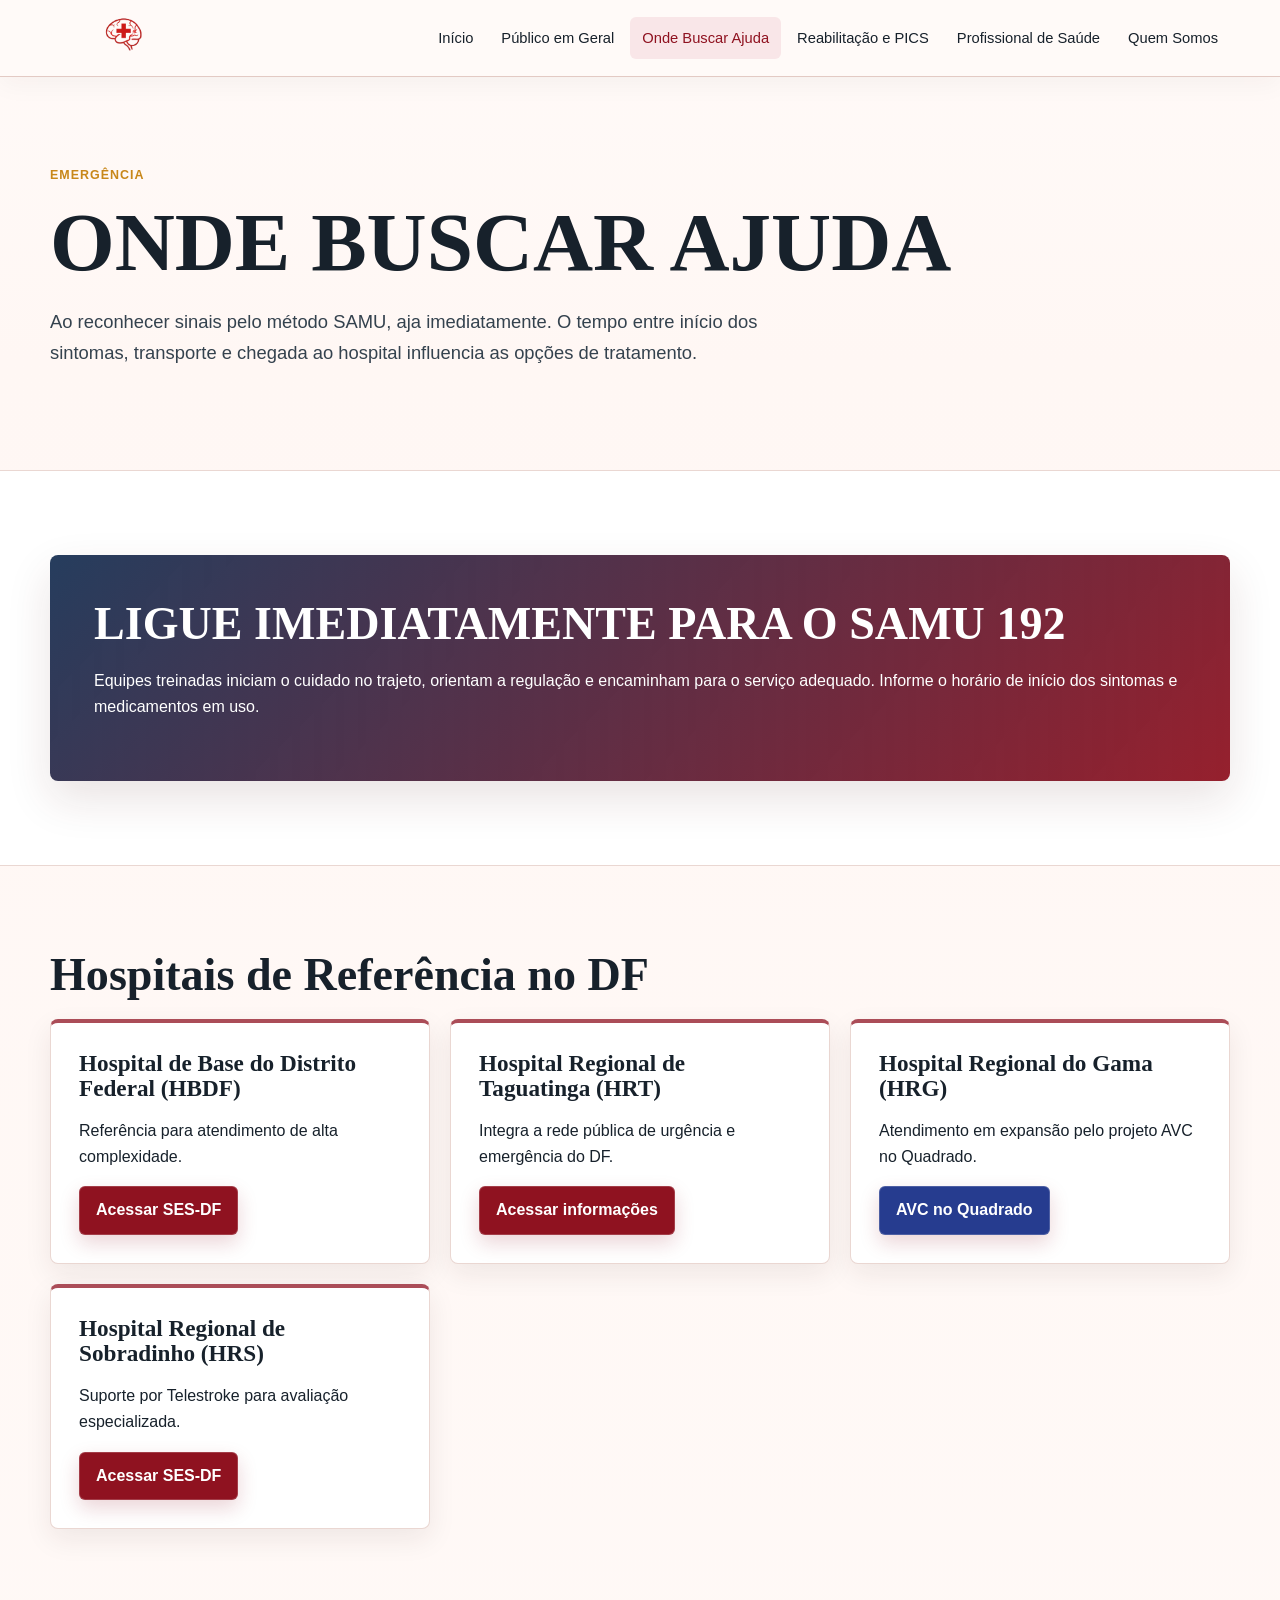
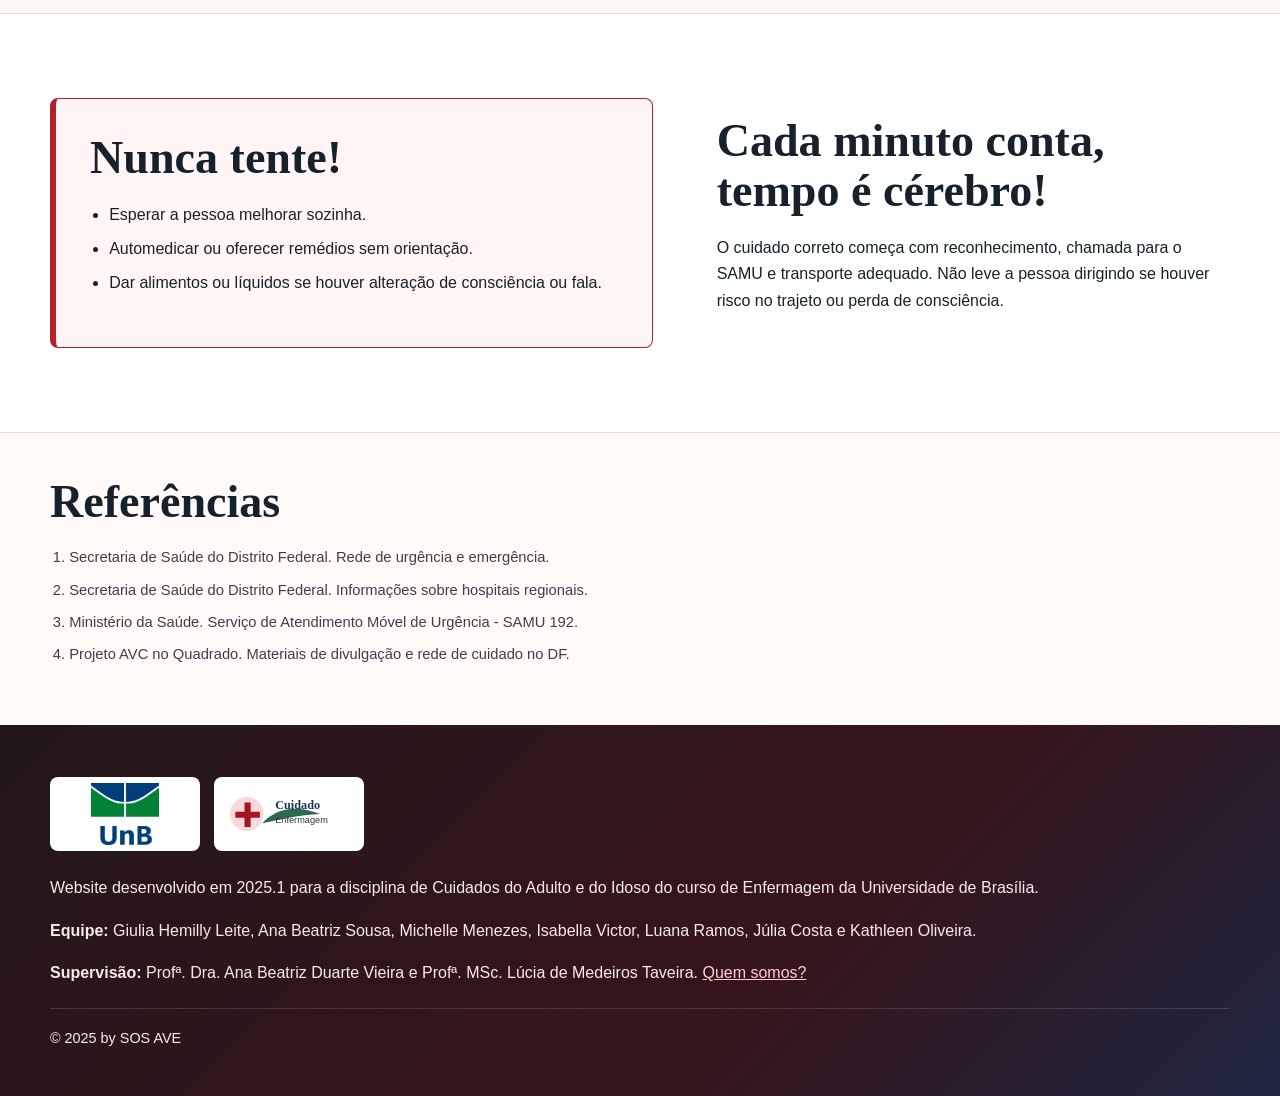
<file: workshops/index.html>
<!doctype html>
<html lang="pt-BR">
<head>
  <meta charset="utf-8">
  <meta name="viewport" content="width=device-width, initial-scale=1">
  <title>Onde Buscar Ajuda | SOS AVE</title>
  <meta name="description" content="Orientações de emergência e hospitais de referência para AVE no Distrito Federal.">
  <link rel="icon" href="../assets/favicon.svg" type="image/svg+xml">
  <link rel="stylesheet" href="../styles.css">
</head>
<body>
  <a class="skip-link" href="#conteudo">Pular para o conteúdo</a>
  <header class="site-header">
    <nav class="nav" aria-label="Navegação principal">
      <a class="brand" href="../"><img src="../logo.png" alt="SOS AVE"></a>
      <button class="nav-toggle" type="button" aria-label="Abrir menu" aria-expanded="false" aria-controls="menu">☰</button>
      <div class="nav-links" id="menu">
        <a href="../">Início</a>
        <a href="../consultation-plans/">Público em Geral</a>
        <a class="active" href="./">Onde Buscar Ajuda</a>
        <a href="../videos/">Reabilitação e PICS</a>
        <a href="../about/">Profissional de Saúde</a>
        <a href="../groups/">Quem Somos</a>
      </div>
    </nav>
  </header>
  <main id="conteudo">
    <section class="section">
      <span class="eyebrow">Emergência</span>
      <h1 style="color:var(--ink)">ONDE BUSCAR AJUDA</h1>
      <p class="lead">Ao reconhecer sinais pelo método SAMU, aja imediatamente. O tempo entre início dos sintomas, transporte e chegada ao hospital influencia as opções de tratamento.</p>
    </section>

    <section class="band">
      <div class="section">
        <div class="banner">
          <h2 style="color:#fff">LIGUE IMEDIATAMENTE PARA O SAMU 192</h2>
          <p>Equipes treinadas iniciam o cuidado no trajeto, orientam a regulação e encaminham para o serviço adequado. Informe o horário de início dos sintomas e medicamentos em uso.</p>
        </div>
      </div>
    </section>

    <section class="section">
      <h2>Hospitais de Referência no DF</h2>
      <div class="card-grid">
        <article class="link-card">
          <h3>Hospital de Base do Distrito Federal (HBDF)</h3>
          <p>Referência para atendimento de alta complexidade.</p>
          <a class="button" href="https://www.saude.df.gov.br/" target="_blank" rel="noopener">Acessar SES-DF</a>
        </article>
        <article class="link-card">
          <h3>Hospital Regional de Taguatinga (HRT)</h3>
          <p>Integra a rede pública de urgência e emergência do DF.</p>
          <a class="button" href="https://www.saude.df.gov.br/" target="_blank" rel="noopener">Acessar informações</a>
        </article>
        <article class="link-card">
          <h3>Hospital Regional do Gama (HRG)</h3>
          <p>Atendimento em expansão pelo projeto AVC no Quadrado.</p>
          <a class="button secondary" href="https://www.instagram.com/avcnoquadrado/" target="_blank" rel="noopener">AVC no Quadrado</a>
        </article>
        <article class="link-card">
          <h3>Hospital Regional de Sobradinho (HRS)</h3>
          <p>Suporte por Telestroke para avaliação especializada.</p>
          <a class="button" href="https://www.saude.df.gov.br/" target="_blank" rel="noopener">Acessar SES-DF</a>
        </article>
      </div>
    </section>

    <section class="band">
      <div class="section two-col">
        <div class="callout danger">
          <h2>Nunca tente!</h2>
          <ul class="list-check">
            <li>Esperar a pessoa melhorar sozinha.</li>
            <li>Automedicar ou oferecer remédios sem orientação.</li>
            <li>Dar alimentos ou líquidos se houver alteração de consciência ou fala.</li>
          </ul>
        </div>
        <div>
          <h2>Cada minuto conta, tempo é cérebro!</h2>
          <p>O cuidado correto começa com reconhecimento, chamada para o SAMU e transporte adequado. Não leve a pessoa dirigindo se houver risco no trajeto ou perda de consciência.</p>
        </div>
      </div>
    </section>

    <section class="section compact">
      <h2>Referências</h2>
      <ol class="references">
        <li>Secretaria de Saúde do Distrito Federal. Rede de urgência e emergência.</li>
        <li>Secretaria de Saúde do Distrito Federal. Informações sobre hospitais regionais.</li>
        <li>Ministério da Saúde. Serviço de Atendimento Móvel de Urgência - SAMU 192.</li>
        <li>Projeto AVC no Quadrado. Materiais de divulgação e rede de cuidado no DF.</li>
      </ol>
    </section>
  </main>
  <footer class="site-footer">
    <div class="footer-inner">
      <div class="footer-logos"><img src="../unb.jpg" alt="Universidade de Brasília"><img src="../assets/enfermagem-logo.svg" alt="Curso de Enfermagem"></div>
      <p>Website desenvolvido em 2025.1 para a disciplina de Cuidados do Adulto e do Idoso do curso de Enfermagem da Universidade de Brasília.</p>
      <p><strong>Equipe:</strong> Giulia Hemilly Leite, Ana Beatriz Sousa, Michelle Menezes, Isabella Victor, Luana Ramos, Júlia Costa e Kathleen Oliveira.</p>
      <p><strong>Supervisão:</strong> Profª. Dra. Ana Beatriz Duarte Vieira e Profª. MSc. Lúcia de Medeiros Taveira. <a href="../groups/">Quem somos?</a></p>
      <p class="copyright">© 2025 by SOS AVE</p>
    </div>
  </footer>
  <div vw class="enabled">
    <div vw-access-button class="active"></div>
    <div vw-plugin-wrapper>
      <div class="vw-plugin-top-wrapper"></div>
    </div>
  </div>
  <script src="https://vlibras.gov.br/app/vlibras-plugin.js"></script>
  <script>
    new window.VLibras.Widget("https://vlibras.gov.br/app");
  </script>
  <script src="../script.js"></script>
</body>
</html>
</file>
<file: styles.css>
:root {
  --wine: #8f1220;
  --red: #b21f2d;
  --soft-red: #f9e6e8;
  --rose: #fff2f0;
  --ink: #17212b;
  --muted: #5f6b76;
  --paper: #fffaf8;
  --white: #ffffff;
  --blue: #263c8f;
  --blue-soft: #edf2ff;
  --green: #1d6b54;
  --gold: #c88719;
  --line: #ead7d2;
  --line-strong: #d8b9b1;
  --shadow: 0 18px 45px rgba(70, 24, 24, 0.12);
  --shadow-soft: 0 10px 28px rgba(55, 28, 28, 0.08);
  --serif: Georgia, "Times New Roman", serif;
  --sans: Inter, Arial, Helvetica, sans-serif;
}

* {
  box-sizing: border-box;
}

html {
  scroll-behavior: smooth;
}

body {
  margin: 0;
  color: var(--ink);
  background:
    linear-gradient(180deg, #fffaf8 0, #fff7f4 360px, #fffaf8 100%);
  font-family: var(--sans);
  line-height: 1.65;
  text-rendering: optimizeLegibility;
}

.skip-link {
  position: fixed;
  left: 16px;
  top: 12px;
  z-index: 1000;
  transform: translateY(-160%);
  background: var(--ink);
  color: var(--white);
  padding: 10px 14px;
  border-radius: 6px;
  text-decoration: none;
  font-weight: 800;
}

.skip-link:focus {
  transform: translateY(0);
}

a {
  color: var(--wine);
}

a:focus-visible,
button:focus-visible {
  outline: 3px solid var(--gold);
  outline-offset: 3px;
}

.site-header {
  position: sticky;
  top: 0;
  z-index: 20;
  background: rgba(255, 250, 248, 0.94);
  border-bottom: 1px solid rgba(216, 185, 177, 0.72);
  backdrop-filter: blur(14px);
  box-shadow: 0 8px 24px rgba(45, 20, 20, 0.04);
}

.nav {
  width: min(1180px, calc(100% - 32px));
  min-height: 76px;
  margin: 0 auto;
  display: flex;
  align-items: center;
  justify-content: space-between;
  gap: 18px;
}

.brand {
  display: inline-flex;
  align-items: center;
  gap: 10px;
  text-decoration: none;
  color: var(--ink);
  font-weight: 800;
}

.brand img {
  width: 148px;
  height: 60px;
  object-fit: contain;
}

.nav-toggle {
  display: none;
  width: 42px;
  height: 42px;
  border: 1px solid var(--line);
  background: var(--white);
  border-radius: 6px;
  color: var(--wine);
  font-size: 24px;
}

.nav-links {
  display: flex;
  align-items: center;
  gap: 4px;
  flex-wrap: wrap;
  justify-content: flex-end;
}

.nav-links a {
  min-height: 42px;
  display: inline-flex;
  align-items: center;
  padding: 9px 12px;
  color: var(--ink);
  text-decoration: none;
  font-size: 0.92rem;
  border-radius: 6px;
  transition: background-color 160ms ease, color 160ms ease, transform 160ms ease;
}

.nav-links a:hover,
.nav-links a.active {
  background: var(--soft-red);
  color: var(--wine);
}

.nav-links a:hover {
  transform: translateY(-1px);
}

.nav-links a:active,
.button:active {
  transform: translateY(0);
}

.hero {
  min-height: min(690px, calc(100vh - 76px));
  display: grid;
  align-items: center;
  background:
    linear-gradient(90deg, rgba(51, 9, 16, 0.92) 0%, rgba(85, 22, 28, 0.8) 46%, rgba(255, 250, 248, 0.24) 100%),
    radial-gradient(circle at 68% 24%, rgba(255,255,255,0.72) 0 5%, transparent 5.4%),
    linear-gradient(135deg, #cda093 0%, #f3cfc6 35%, #f9ebe6 62%, #fffaf8 100%);
  position: relative;
  overflow: hidden;
  border-bottom: 1px solid var(--line);
}

.hero::before {
  content: "";
  position: absolute;
  inset: auto 0 0;
  height: 120px;
  background: linear-gradient(180deg, transparent, rgba(255, 250, 248, 0.95));
}

.hero::after {
  content: "";
  position: absolute;
  right: min(9vw, 110px);
  bottom: 0;
  width: min(390px, 46vw);
  aspect-ratio: 0.78;
  background:
    radial-gradient(circle at 50% 20%, #6f4a3e 0 14%, transparent 14.5%),
    linear-gradient(#7a2730, #a31621 45%, #f3c6b8 45% 63%, #1d3557 63%);
  border-radius: 45% 45% 0 0;
  opacity: 0.92;
  clip-path: polygon(18% 20%, 82% 20%, 92% 100%, 8% 100%);
}

.hero-content {
  position: relative;
  z-index: 1;
  width: min(1180px, calc(100% - 32px));
  margin: 0 auto;
  padding: 92px 0 104px;
  color: var(--white);
}

.eyebrow {
  text-transform: uppercase;
  letter-spacing: 0.08em;
  color: var(--gold);
  font-size: 0.78rem;
  font-weight: 800;
}

h1,
h2,
h3 {
  font-family: var(--serif);
  line-height: 1.1;
  color: var(--ink);
}

h1 {
  margin: 10px 0 12px;
  color: inherit;
  font-size: clamp(3rem, 6.5vw, 6rem);
}

h2 {
  margin: 0 0 18px;
  font-size: clamp(1.9rem, 3.6vw, 3rem);
}

h3 {
  margin: 0 0 10px;
  font-size: 1.45rem;
}

.hero p {
  max-width: 620px;
  font-size: 1.2rem;
}

.hero-actions {
  display: flex;
  flex-wrap: wrap;
  gap: 12px;
  margin-top: 28px;
}

.hero .hero-note {
  margin: 18px 0 0;
  font-size: 0.98rem;
  color: #ffe9d2;
  max-width: 34rem;
  overflow-wrap: anywhere;
}

.section {
  width: min(1180px, calc(100% - 32px));
  margin: 0 auto;
  padding: 84px 0;
}

.section.compact {
  padding: 44px 0;
}

.band {
  background:
    linear-gradient(180deg, rgba(255,255,255,0.92), rgba(255,255,255,0.98)),
    var(--white);
  border-block: 1px solid var(--line);
}

.intro-grid,
.two-col {
  display: grid;
  grid-template-columns: minmax(0, 1.08fr) minmax(300px, 0.92fr);
  gap: clamp(28px, 5vw, 64px);
  align-items: center;
}

.lead {
  font-size: 1.15rem;
  color: #34424e;
  max-width: 72ch;
}

.callout {
  background:
    linear-gradient(145deg, #7f101d, #a31621 58%, #263c8f);
  color: var(--white);
  padding: clamp(22px, 3vw, 34px);
  border-radius: 8px;
  box-shadow: var(--shadow);
}

.callout h2,
.callout h3,
.callout a {
  color: var(--white);
}

.callout.light {
  color: var(--ink);
  background: linear-gradient(145deg, #fff6f4, var(--soft-red));
  border: 1px solid #e7c3c8;
  box-shadow: var(--shadow-soft);
}

.callout.light h2,
.callout.light h3,
.callout.warning h2,
.callout.warning h3,
.callout.danger h2,
.callout.danger h3 {
  color: var(--ink);
}

.callout.light a,
.callout.warning a,
.callout.danger a {
  color: var(--wine);
}

.callout.warning {
  background: #fff1df;
  color: var(--ink);
  border: 1px solid #e19b35;
  border-left: 6px solid #e19b35;
  box-shadow: none;
}

.callout.danger {
  background: #fff5f5;
  color: var(--ink);
  border: 1px solid var(--red);
  border-left: 6px solid var(--red);
  box-shadow: none;
}

.stat-grid,
.card-grid,
.symptom-grid,
.practice-grid,
.risk-grid {
  display: grid;
  grid-template-columns: repeat(3, minmax(0, 1fr));
  gap: 20px;
}

.card,
.stat,
.link-card,
.myth-card {
  background: var(--white);
  border: 1px solid var(--line);
  border-radius: 8px;
  padding: clamp(20px, 2.4vw, 28px);
  box-shadow: var(--shadow-soft);
  transition: transform 180ms ease, box-shadow 180ms ease, border-color 180ms ease;
}

.card:hover,
.stat:hover,
.link-card:hover,
.myth-card:hover,
.samu-step:hover,
.risk-item:hover {
  transform: translateY(-3px);
  border-color: var(--line-strong);
  box-shadow: 0 16px 34px rgba(70, 24, 24, 0.13);
}

.card,
.link-card,
.myth-card,
.protocol {
  border-top: 4px solid rgba(143, 18, 32, 0.75);
}

.stat strong {
  display: block;
  font-size: clamp(2rem, 4vw, 3rem);
  color: var(--wine);
  line-height: 1.1;
  font-family: var(--serif);
}

.icon {
  width: 56px;
  height: 56px;
  display: grid;
  place-items: center;
  border-radius: 50%;
  background: linear-gradient(145deg, var(--soft-red), var(--blue-soft));
  color: var(--wine);
  font-size: 1.7rem;
  margin-bottom: 14px;
  border: 1px solid rgba(143, 18, 32, 0.14);
}

.medical-figure {
  min-height: 340px;
  border-radius: 8px;
  background:
    linear-gradient(160deg, rgba(163, 22, 33, 0.13), rgba(38, 60, 143, 0.12)),
    repeating-linear-gradient(45deg, transparent 0 16px, rgba(255,255,255,0.55) 16px 18px);
  border: 1px solid var(--line);
  position: relative;
  overflow: hidden;
}

.medical-figure::before {
  content: "";
  position: absolute;
  inset: 42px;
  border-radius: 50%;
  background:
    radial-gradient(circle at 44% 36%, transparent 0 10%, rgba(163,22,33,0.26) 10.6% 12%, transparent 12.6%),
    radial-gradient(circle at 58% 50%, transparent 0 14%, rgba(38,60,143,0.24) 14.6% 16%, transparent 16.6%),
    linear-gradient(90deg, #f7c7b8 0 47%, #fbded6 47% 100%);
  box-shadow: inset 0 0 0 12px rgba(143, 18, 32, 0.08);
}

.medical-figure::after {
  content: "";
  position: absolute;
  left: 50%;
  top: 82px;
  width: 9px;
  height: 190px;
  background: var(--wine);
  border-radius: 99px;
  transform: translateX(-50%) rotate(15deg);
  box-shadow: 28px 16px 0 #263c8f, -32px 42px 0 #c88719;
}

.content-image {
  display: block;
  width: 100%;
  max-height: 430px;
  object-fit: contain;
  border-radius: 8px;
  border: 1px solid var(--line);
  background: var(--white);
  box-shadow: var(--shadow);
  padding: 10px;
}

.samu-steps {
  display: grid;
  grid-template-columns: repeat(4, minmax(0, 1fr));
  gap: 16px;
  counter-reset: samu;
}

.samu-step {
  counter-increment: samu;
  background: var(--white);
  border: 1px solid var(--line);
  border-top: 4px solid var(--blue);
  border-radius: 8px;
  padding: clamp(20px, 2.4vw, 26px);
  position: relative;
  box-shadow: var(--shadow-soft);
  transition: transform 180ms ease, box-shadow 180ms ease, border-color 180ms ease;
}

.samu-letter {
  width: 54px;
  height: 54px;
  display: grid;
  place-items: center;
  border-radius: 50%;
  background: var(--wine);
  color: var(--white);
  font-size: 1.8rem;
  font-family: var(--serif);
  font-weight: 800;
}

.banner {
  padding: clamp(26px, 4vw, 44px);
  border-radius: 8px;
  color: var(--white);
  background:
    linear-gradient(135deg, rgba(29, 53, 87, 0.96), rgba(143, 18, 32, 0.94)),
    repeating-linear-gradient(90deg, rgba(255,255,255,0.11) 0 8px, transparent 8px 22px);
  box-shadow: var(--shadow);
}

.button {
  display: inline-flex;
  align-items: center;
  justify-content: center;
  min-height: 46px;
  padding: 10px 16px;
  border-radius: 6px;
  background: var(--wine);
  color: var(--white);
  text-decoration: none;
  font-weight: 800;
  border: 1px solid rgba(255, 255, 255, 0.18);
  box-shadow: 0 8px 20px rgba(143, 18, 32, 0.18);
  transition: transform 160ms ease, box-shadow 160ms ease, background-color 160ms ease;
}

.button:hover {
  transform: translateY(-2px);
  background: #75101b;
  box-shadow: 0 12px 26px rgba(143, 18, 32, 0.24);
}

.button.secondary {
  background: var(--blue);
}

.button.secondary:hover {
  background: #1d2d78;
}

.hero-secondary {
  background: rgba(255, 255, 255, 0.12);
  border-color: rgba(255, 255, 255, 0.56);
  box-shadow: none;
}

.hero-secondary:hover {
  background: rgba(255, 255, 255, 0.2);
}

.list-check,
.references,
.care-list {
  padding-left: 1.2rem;
}

.list-check li,
.references li,
.care-list li {
  margin: 0.5rem 0;
}

.references {
  font-size: 0.92rem;
  color: #38424b;
}

.risk-grid {
  grid-template-columns: repeat(3, minmax(0, 1fr));
  align-items: start;
}

.risk-item {
  display: block;
  width: 100%;
  aspect-ratio: 1;
  object-fit: cover;
  border-radius: 8px;
  background: var(--white);
  border: 1px solid var(--line);
  box-shadow: 0 8px 28px rgba(80, 38, 38, 0.08);
  transition: transform 180ms ease, box-shadow 180ms ease, border-color 180ms ease;
}

.protocol {
  background: #fff;
  border: 1px solid var(--line);
  border-top: 4px solid rgba(143, 18, 32, 0.75);
  border-radius: 8px;
  padding: clamp(22px, 3vw, 30px);
  box-shadow: var(--shadow-soft);
}

.flow {
  display: grid;
  grid-template-columns: repeat(4, 1fr);
  gap: 12px;
  margin: 22px 0;
}

.flow span {
  min-height: 92px;
  display: grid;
  place-items: center;
  text-align: center;
  padding: 12px;
  background: linear-gradient(145deg, var(--soft-red), #fff);
  border: 1px solid #e4bdc2;
  border-radius: 8px;
  font-weight: 800;
}

.team-grid {
  display: grid;
  grid-template-columns: repeat(2, minmax(0, 1fr));
  gap: 18px;
}

.site-footer {
  background:
    linear-gradient(135deg, #23171a, #36151b 62%, #1d2540);
  color: #f8ece8;
  padding: 52px 0 30px;
}

.footer-inner {
  width: min(1180px, calc(100% - 32px));
  margin: 0 auto;
}

.footer-logos {
  display: flex;
  gap: 14px;
  flex-wrap: wrap;
  margin-bottom: 24px;
}

.footer-logos img {
  width: 150px;
  height: 74px;
  object-fit: contain;
  background: var(--white);
  border-radius: 8px;
  padding: 6px;
}

.site-footer a {
  color: #ffd2d7;
}

.copyright {
  border-top: 1px solid rgba(255,255,255,0.14);
  margin-top: 22px;
  padding-top: 18px;
  font-size: 0.9rem;
}

@media (max-width: 1100px) and (min-width: 901px) {
  .brand img {
    width: 124px;
    height: 54px;
  }

  .nav {
    gap: 12px;
  }

  .nav-links a {
    padding-inline: 8px;
    font-size: 0.86rem;
  }
}

@media (max-width: 900px) {
  .nav {
    align-items: flex-start;
    padding: 12px 0;
    min-height: 68px;
  }

  .nav-toggle {
    display: grid;
    place-items: center;
    flex: 0 0 auto;
  }

  .nav-links {
    display: none;
    width: 100%;
    order: 3;
    padding: 10px 0 0;
  }

  .nav-links.open {
    display: grid;
    grid-template-columns: 1fr;
  }

  .nav-links a {
    border: 1px solid var(--line);
    background: var(--white);
    justify-content: flex-start;
  }

  .nav {
    flex-wrap: wrap;
  }

  .hero {
    min-height: 560px;
  }

  .hero::after {
    opacity: 0.35;
    width: 270px;
  }

  .hero-content {
    padding: 78px 0 92px;
  }

  .intro-grid,
  .two-col,
  .team-grid {
    grid-template-columns: 1fr;
  }

  .stat-grid,
  .card-grid,
  .symptom-grid,
  .practice-grid,
  .risk-grid,
  .samu-steps {
    grid-template-columns: repeat(2, minmax(0, 1fr));
  }

  .flow {
    grid-template-columns: 1fr 1fr;
  }
}

@media (max-width: 620px) {
  .section {
    padding: 56px 0;
  }

  .brand img {
    width: 126px;
    height: 52px;
  }

  h1 {
    font-size: clamp(2.5rem, 14vw, 4rem);
  }

  h2 {
    font-size: clamp(1.75rem, 9vw, 2.35rem);
  }

  .hero {
    min-height: auto;
  }

  .hero-content {
    padding: 66px 0 78px;
  }

  .hero-actions {
    width: 100%;
  }

  .hero-actions .button {
    width: 100%;
  }

  .hero .hero-note {
    max-width: 18rem;
    font-size: 0.96rem;
  }

  .stat-grid,
  .card-grid,
  .symptom-grid,
  .practice-grid,
  .risk-grid,
  .samu-steps,
  .flow {
    grid-template-columns: 1fr;
  }

  .banner,
  .callout,
  .card,
  .stat,
  .link-card,
  .myth-card,
  .protocol {
    padding: 18px;
  }
}
</file>
